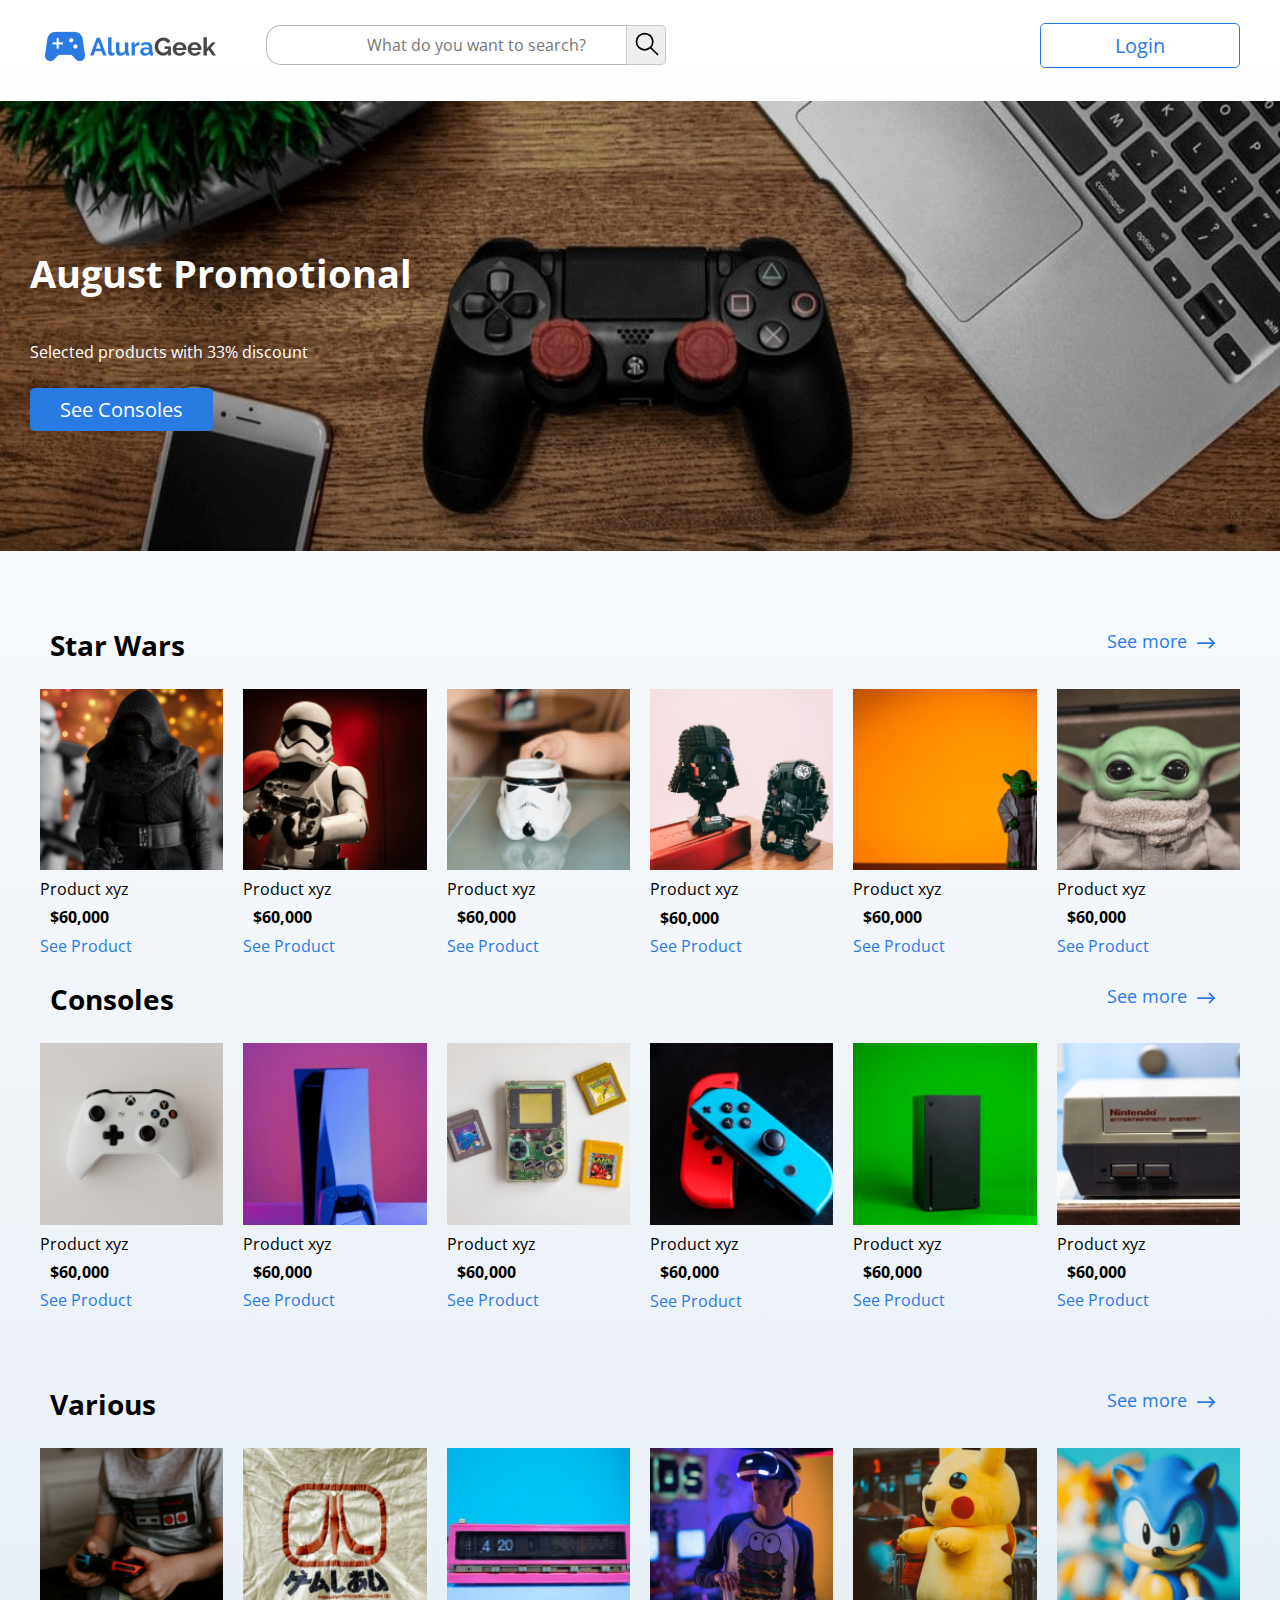
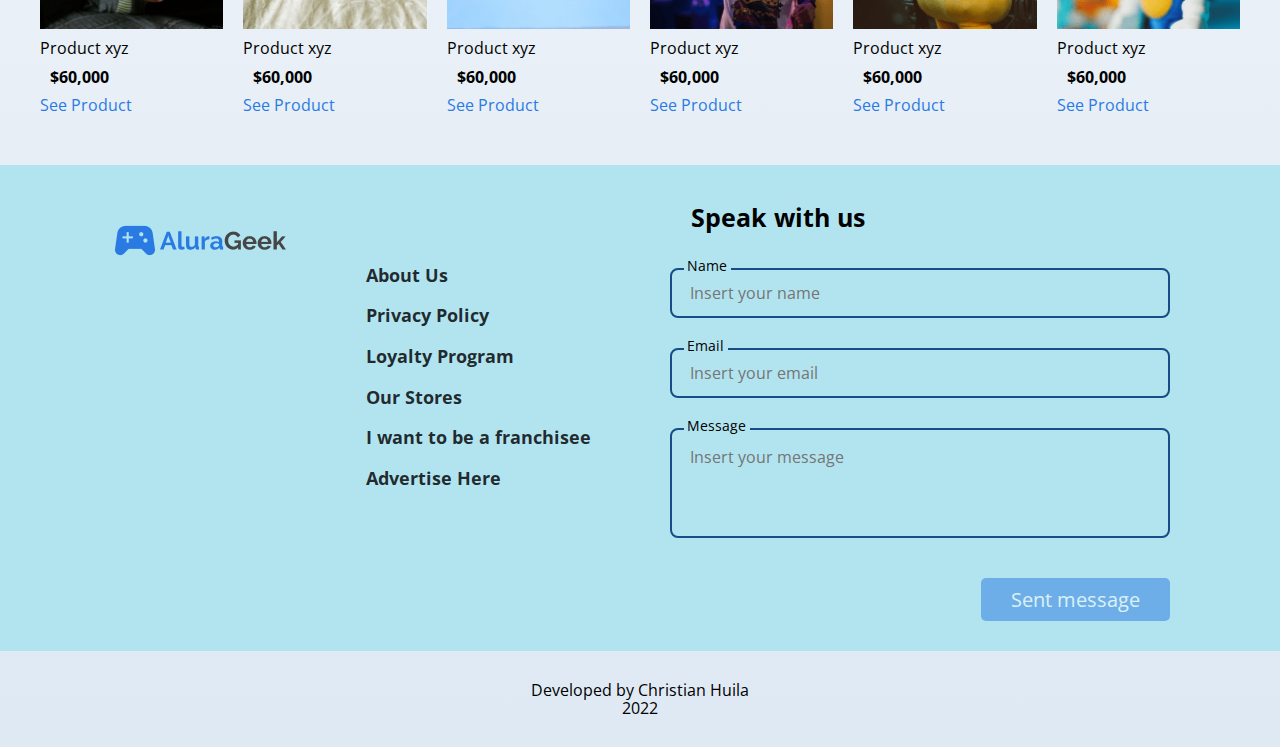
<file: index.html>
<!DOCTYPE html>
<html lang="en">
<head>
    <meta charset="UTF-8">
    <meta http-equiv="X-UA-Compatible" content="IE=edge">
    <meta name="viewport" content="width=device-width, initial-scale=1.0">
    <title>e-comerce</title>
    <link rel="preload" href="assets/css/normalize.css" as="style">
    <link rel="stylesheet" href="assets/css/normalize.css">
    <link href="https://fonts.googleapis.com/css2?family=Open+Sans:wght@300;400;700&display=swap" rel="stylesheet">
    <link rel="preload" href="assets/css/style.css" as="style">
    <link rel="stylesheet" href="assets/css/style.css">
    <link rel="icon" href="img/icon.png">
    <!--  ICON BY <a href="https://lovepik.com/images/png-3d.html">3d Png vectors by Lovepik.com</a> -->
</head>
<body>
    <header class="header container">  
        <div class="header__main">
            <h1><img class="header__logo" src="img/Logo.png" alt="Logo"></h1>
            <form class="header__form" id="form__serch">
                <div class="header__divInput">
                    <input class="header__input" id="serch__term" type="text" placeholder="
                    What do you want to search?">
                    <div class="div__serch" >
                        <button class="input__serch" id="input__serch" type="submit">
                            <svg  xmlns="http://www.w3.org/2000/svg" class="header__icon icon icon-tabler icon-tabler-search" width="28" height="28" viewBox="0 0 24 24" stroke-width="1.5" stroke="#000000" fill="none" stroke-linecap="round" stroke-linejoin="round">
                                <path stroke="none" d="M0 0h24v24H0z" fill="none"/>
                                <circle cx="10" cy="10" r="7" />
                                <line x1="21" y1="21" x2="15" y2="15" />
                            </svg>
                        </button>   
                    </div>
                    
                </div>
            </form>
        </div> 
        <div class="header__login-div">
            <a class="button header__login-button" href="login.html">Login</a>
        </div>        
    </header>

    <!-- <div class="nav-bg">
        <nav class="nav-main container">
            <a href="#">Home</a>
            <a href="#">About Us</a>
            <a href="#">Clients</a>
            <a href="#">Contact</a>
        </nav>
    </div> -->
        
    <section class="hero">
        <div class="hero-content">
            <h2>August Promotional</h2>
            <p>Selected products with 33% discount</p>
            <a class="button" href="#console">See Consoles</a>
        </div> <!--hero-content  -->        
    </section>

    <main class="main">
        <div class="services__container container" id="service">
            <div class="services">
                <section class="services__section ">
                    <div class="services_info">
                        <h3 class="serivices__categorie-title">Star Wars</h3>
                        <div class="serivices__seeAll">
                            <a href="#" class="serivices__link">
                                See more                             
                                <p class="serivices__arrow" >
                                    <svg class="serivices__icon" xmlns="http://www.w3.org/2000/svg" class="icon icon-tabler icon-tabler-arrow-narrow-right" width="28" height="28" viewBox="0 0 24 24" stroke-width="1.5" stroke="#2a7ae4" fill="none" stroke-linecap="round" stroke-linejoin="round">
                                        <path stroke="none" d="M0 0h24v24H0z" fill="none"/>
                                        <line x1="5" y1="12" x2="19" y2="12" />
                                        <line x1="15" y1="16" x2="19" y2="12" />
                                        <line x1="15" y1="8" x2="19" y2="12" />
                                    </svg>
                                </p> 
                            </a>            
                        </div>                  
                    </div>
                    
                    <div class="services__card grid" id="starwars">
                        <div class="services__product">
                            <img class="services__product-img" src="img/starwar1.png" alt="product">
                            <p class="services__product-descritpion">Product xyz</p>
                            <span class="services__product-price"> $60,000</span>
                            <a class="services__product-SeeProduct" href="#">See Product</a>
                        </div>     
    
                        <div class="services__product">
                            <img class="services__product-img" src="img/starwar2.png" alt="product">
                            <p class="services__product-descritpion">Product xyz</p>
                            <span class="services__product-price"> $60,000</span>
                            <a class="services__product-SeeProduct" href="#">See Product</a>
                        </div>  
    
                        <div class="services__product">
                            <img class="services__product-img" src="img/starwar3.png" alt="product">
                            <p class="services__product-descritpion">Product xyz</p>
                            <span class="services__product-price"> $60,000</span>
                            <a class="services__product-SeeProduct" href="#">See Product</a>
                        </div>  
    
                        <div class="services__product">
                            <img class="services__product-img" src="img/starwar4.png" alt="product">
                            <p class="services__product-descritpion">Product xyz</p>
                            <span class="services__product-price"> $60,000</span>
                            <a class="services__product-SeeProduct" href="#">See Product</a>
                        </div>   
    
                        <div class="services__product">
                            <img class="services__product-img" src="img/starwar5.png" alt="product">
                            <p class="services__product-descritpion">Product xyz</p>
                            <span class="services__product-price"> $60,000</span>
                            <a class="services__product-SeeProduct" href="#">See Product</a>
                        </div>   
    
                        <div class="services__product">
                            <img class="services__product-img" src="img/starwar6.png" alt="product">
                            <p class="services__product-descritpion">Product xyz</p>
                            <span class="services__product-price"> $60,000</span>
                            <a class="services__product-SeeProduct" href="#">See Product</a>
                        </div>                   
                    </div>
                </section> <!-- Products -->

                <section class="services__section ">
                    <div class="services_info">
                        <h3 class="serivices__categorie-title" id="console__title">Consoles</h3>
                        <div class="serivices__seeAll">
                            <a href="#" class="serivices__link">
                                See more                             
                                <p class="serivices__arrow" >
                                    <svg class="serivices__icon" xmlns="http://www.w3.org/2000/svg" class="icon icon-tabler icon-tabler-arrow-narrow-right" width="28" height="28" viewBox="0 0 24 24" stroke-width="1.5" stroke="#2a7ae4" fill="none" stroke-linecap="round" stroke-linejoin="round">
                                        <path stroke="none" d="M0 0h24v24H0z" fill="none"/>
                                        <line x1="5" y1="12" x2="19" y2="12" />
                                        <line x1="15" y1="16" x2="19" y2="12" />
                                        <line x1="15" y1="8" x2="19" y2="12" />
                                    </svg>
                                </p> 
                            </a>            
                        </div>                  
                    </div>
                    
                    <div class="services__card grid" id="console">
                        <div class="services__product">
                            <img class="services__product-img" src="img/consola1.png" alt="product">
                            <p class="services__product-descritpion">Product xyz</p>
                            <span class="services__product-price"> $60,000</span>
                            <a class="services__product-SeeProduct" href="#">See Product</a>
                        </div>     
                        <div class="services__product">
                            <img class="services__product-img" src="img/consola2.png" alt="product">
                            <p class="services__product-descritpion">Product xyz</p>
                            <span class="services__product-price"> $60,000</span>
                            <a class="services__product-SeeProduct" href="#">See Product</a>
                        </div>     
                        <div class="services__product">
                            <img class="services__product-img" src="img/consola3.png" alt="product">
                            <p class="services__product-descritpion">Product xyz</p>
                            <span class="services__product-price"> $60,000</span>
                            <a class="services__product-SeeProduct" href="#">See Product</a>
                        </div>     
                        <div class="services__product">
                            <img class="services__product-img" src="img/consola4.png" alt="product">
                            <p class="services__product-descritpion">Product xyz</p>
                            <span class="services__product-price"> $60,000</span>
                            <a class="services__product-SeeProduct" href="#">See Product</a>
                        </div>     
                        <div class="services__product">
                            <img class="services__product-img" src="img/consola5.png" alt="product">
                            <p class="services__product-descritpion">Product xyz</p>
                            <span class="services__product-price"> $60,000</span>
                            <a class="services__product-SeeProduct" href="#">See Product</a>
                        </div>     
                        <div class="services__product">
                            <img class="services__product-img" src="img/consola6.png" alt="product">
                            <p class="services__product-descritpion">Product xyz</p>
                            <span class="services__product-price"> $60,000</span>
                            <a class="services__product-SeeProduct" href="#">See Product</a>
                        </div>     
    
                        
                        </div>                   
                    </div>
                </section> <!-- Products -->

                <section class="services__section ">
                    <div class="services_info">
                        <h3 class="serivices__categorie-title">Various</h3>
                        <div class="serivices__seeAll">
                            <a href="#" class="serivices__link">
                                See more                             
                                <p class="serivices__arrow" >
                                    <svg class="serivices__icon" xmlns="http://www.w3.org/2000/svg" class="icon icon-tabler icon-tabler-arrow-narrow-right" width="28" height="28" viewBox="0 0 24 24" stroke-width="1.5" stroke="#2a7ae4" fill="none" stroke-linecap="round" stroke-linejoin="round">
                                        <path stroke="none" d="M0 0h24v24H0z" fill="none"/>
                                        <line x1="5" y1="12" x2="19" y2="12" />
                                        <line x1="15" y1="16" x2="19" y2="12" />
                                        <line x1="15" y1="8" x2="19" y2="12" />
                                    </svg>
                                </p> 
                            </a>            
                        </div>                  
                    </div>
                    
                    <div class="services__card grid" id="various">
                        <div class="services__product">
                            <img class="services__product-img" src="img/varios1.png" alt="product">
                            <p class="services__product-descritpion">Product xyz</p>
                            <span class="services__product-price"> $60,000</span>
                            <a class="services__product-SeeProduct" href="#">See Product</a>
                        </div>     
                        <div class="services__product">
                            <img class="services__product-img" src="img/varios2.png" alt="product">
                            <p class="services__product-descritpion">Product xyz</p>
                            <span class="services__product-price"> $60,000</span>
                            <a class="services__product-SeeProduct" href="#">See Product</a>
                        </div>     
                        <div class="services__product">
                            <img class="services__product-img" src="img/varios3.png" alt="product">
                            <p class="services__product-descritpion">Product xyz</p>
                            <span class="services__product-price"> $60,000</span>
                            <a class="services__product-SeeProduct" href="#">See Product</a>
                        </div>     
                        <div class="services__product">
                            <img class="services__product-img" src="img/varios4.png" alt="product">
                            <p class="services__product-descritpion">Product xyz</p>
                            <span class="services__product-price"> $60,000</span>
                            <a class="services__product-SeeProduct" href="#">See Product</a>
                        </div>     
                        <div class="services__product">
                            <img class="services__product-img" src="img/varios5.png" alt="product">
                            <p class="services__product-descritpion">Product xyz</p>
                            <span class="services__product-price"> $60,000</span>
                            <a class="services__product-SeeProduct" href="#">See Product</a>
                        </div>     
                        <div class="services__product">
                            <img class="services__product-img" src="img/varios6.png" alt="product">
                            <p class="services__product-descritpion">Product xyz</p>
                            <span class="services__product-price"> $60,000</span>
                            <a class="services__product-SeeProduct" href="#">See Product</a>
                        </div>     
                     
                    </div>
                </section> <!-- Products -->
                
            </div>
        </div><!-- ================SERVICES============== -->
                
        <section class="contact">
            <div class="contact__container container">
                <div class="contact__div-img" >
                    <a href="#"><img src="img/Logo.png" alt="logo"></a>
                </div>
                
    
                <div class="contact__nav-div">
                    <nav class="contact__nav">
                        <a href="#">About Us</a>
                        <a href="#">Privacy Policy</a>
                        <a href="#">Loyalty Program</a>
                        <a href="#">Our Stores</a>
                        <a href="#">I want to be a franchisee</a>
                        <a href="#">Advertise Here</a>
                    </nav>
                </div>
            
                <form class="contact__form" id="contact" action="">
                    <fieldset class="contact__fildset">Speak with us</fieldset>
                    
                    <div class="contact__form-div">
                        <label class="contact__form-tag" for="">Name</label>
                        <input class="contact__form-input" id="nameInput"  placeholder="Insert your name" type="text">
                    </div>
    
                    <div class="contact__form-div">
                        <label class="contact__form-tag" for="">Email</label>
                        <input class="contact__form-input" id="emailInput" placeholder="Insert your email" type="email">
                    </div>
    
                    <div class="contact__form-div contact__form-area">
                        <label class="contact__form-tag" for="">Message</label>
                        <textarea class="contact__form-input" name="" id="messageInput" cols="30" rows="10" placeholder="Insert your message"></textarea>
                    </div>
                
                    <div class="contact__button-div">
                        <input id="sent" class="button contact__form-button" type="submit" value="Sent message">
                    </div>
                    
                </form>
            </div>            
            
        </section>
        
    </main>
    
    <footer class="footer">
        <div class="footer__info">
            <p>Developed by Christian Huila  <br>2022 </p>
        </div>        
    </footer>
    
</body>
<script src="assets/js/app.js" type="module"></script>
<script src="assets/js/form.js"></script>

</html>
</file>
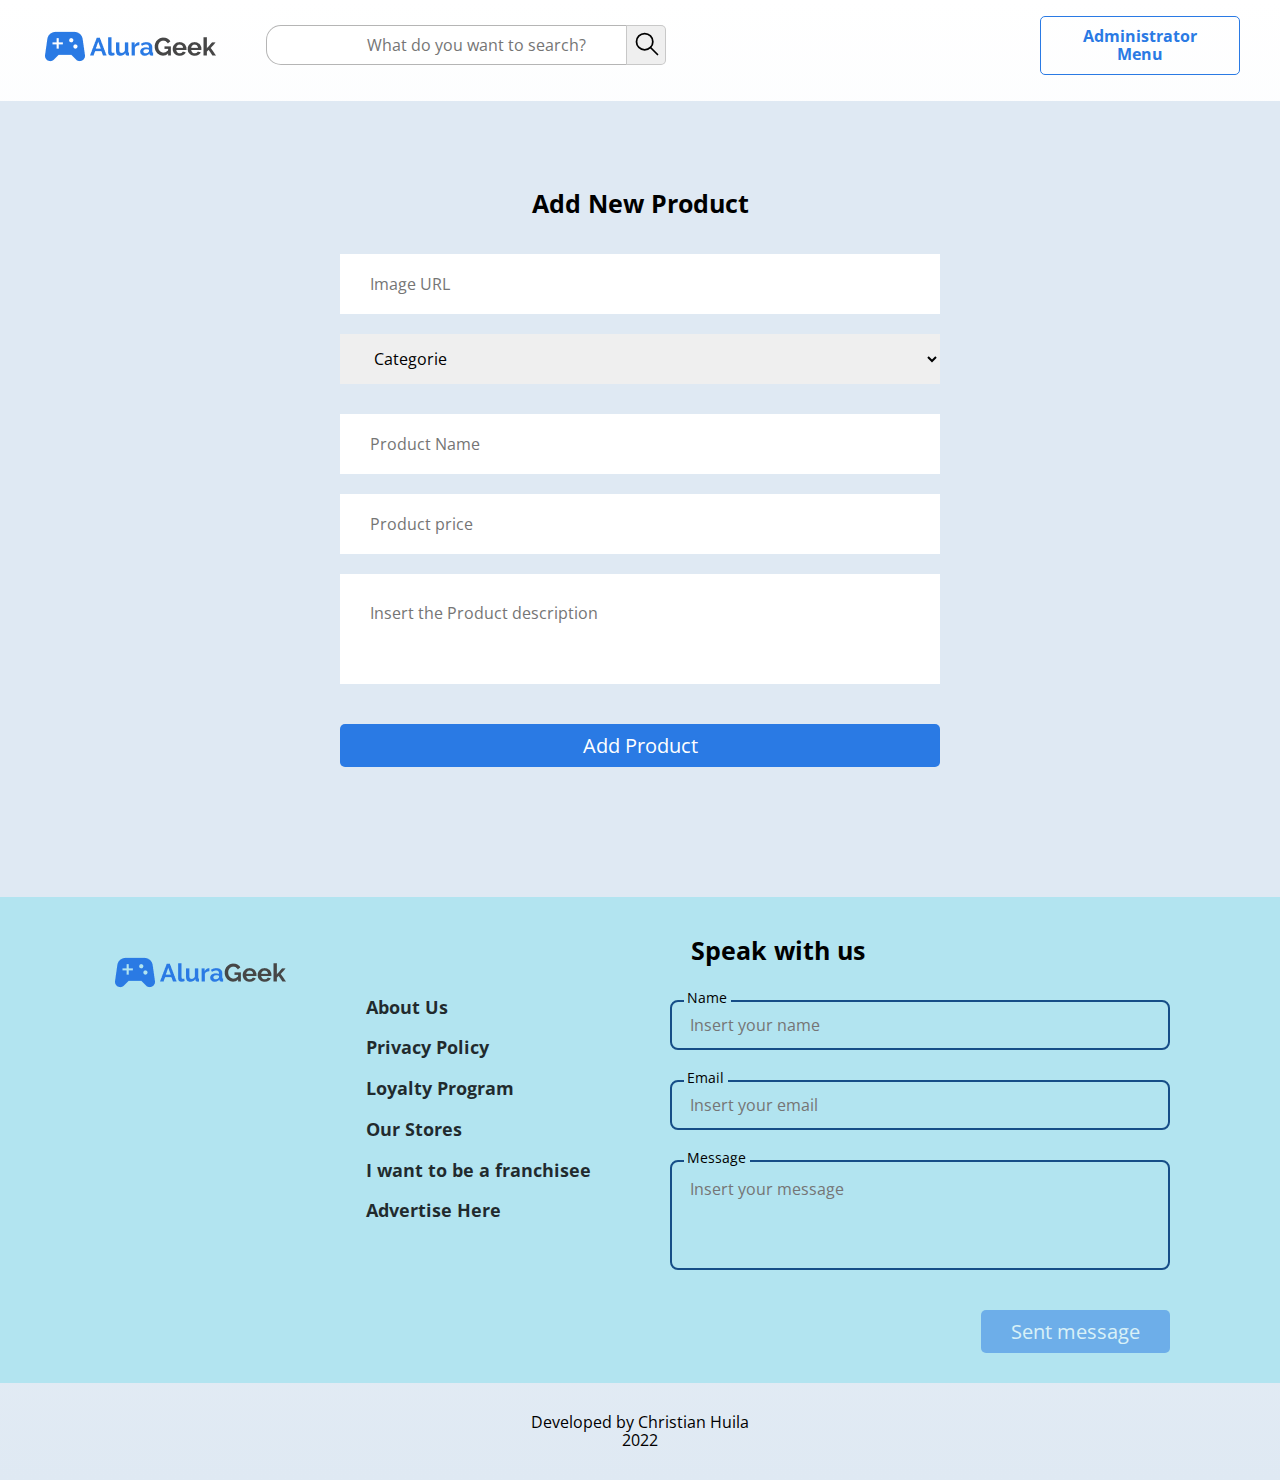
<file: add-products.html>
<!DOCTYPE html>
<html lang="en">
<head>
    <meta charset="UTF-8">
    <meta http-equiv="X-UA-Compatible" content="IE=edge">
    <meta name="viewport" content="width=device-width, initial-scale=1.0">
    <title>Products-Add </title>
    <link rel="preload" href="assets/css/normalize.css" as="style">
    <link rel="stylesheet" href="assets/css/normalize.css">
    <link href="https://fonts.googleapis.com/css2?family=Open+Sans:wght@300;400;700&display=swap" rel="stylesheet">
    <link rel="preload" href="assets/css/style.css" as="style">
    <link rel="stylesheet" href="assets/css/style.css">
    <link rel="icon" href="img/icon.png">
    <!--  ICON BY <a href="https://lovepik.com/images/png-3d.html">3d Png vectors by Lovepik.com</a> -->
</head>
<body>
    <header class="header container">  
        <div class="header__main">
            <h1><a href="products.html"><img hr class="header__logo" src="img/Logo.png" alt="Logo"></a></h1>
            <form class="header__form" id="form__serch">
                <div class="header__divInput">
                    <input class="header__input" id="serch__term" type="text" placeholder="
                    What do you want to search?">
                    <div class="div__serch" >
                        <button class="input__serch" id="input__serch" type="submit">
                            <svg  xmlns="http://www.w3.org/2000/svg" class="header__icon icon icon-tabler icon-tabler-search" width="28" height="28" viewBox="0 0 24 24" stroke-width="1.5" stroke="#000000" fill="none" stroke-linecap="round" stroke-linejoin="round">
                                <path stroke="none" d="M0 0h24v24H0z" fill="none"/>
                                <circle cx="10" cy="10" r="7" />
                                <line x1="21" y1="21" x2="15" y2="15" />
                            </svg>
                        </button>   
                    </div>                    
                </div>
            </form>
        </div>   
        <div class="header__login-div ">
            <a class="button header__login-button header__administrator-button" href="products.html">Administrator Menu</a>
        </div>        
    </header>
    <main class="main main__login">
        <div class="login container">
            <form class="product__form" id="login__form" method="post">
                <fieldset class="contact__fildset">Add New Product</fieldset>
                <div class="login__input-div ">
                    <input class="login__input" id="login__image" name="login__image"  type="text" placeholder="Image URL" >
                </div>

                <div class="login__input-div">
                    <select class="login__select" name="login__Categorie" id="login__Categorie">
                        <option value="">Categorie</option>
                        <option value="starwars">Star Wars</option>
                        <option value="console">Console</option>
                        <option value="various">Various</option>
                    </select>          
                </div>

                <div class="login__input-div" >
                    <input class="login__input" id="login__name" name="login__name" type="text" placeholder="Product Name">
                </div>

                <div class="login__input-div" >
                    <input class="login__input" id="login__price" name="login__price"  type="text" placeholder="Product price">
                </div>

                <div class="login__input-div product__description-area">
                    <textarea class="login__input product__description" name="login__description" id="login__description" cols="30" rows="10" placeholder="Insert the Product description"></textarea>
                </div>
            
                <div class="product__button-div">
                    <input class="button product__button" type="submit" value="Add Product">
                </div>
            </form>
        </div>

        <section class="contact">
            <div class="contact__container container">
                <div class="contact__div-img" >
                    <img src="img/Logo.png" alt="logo">
                </div>
                
    
                <div class="contact__nav-div">
                    <nav class="contact__nav">
                        <a href="#">About Us</a>
                        <a href="#">Privacy Policy</a>
                        <a href="#">Loyalty Program</a>
                        <a href="#">Our Stores</a>
                        <a href="#">I want to be a franchisee</a>
                        <a href="#">Advertise Here</a>
                    </nav>
                </div>
            
                <form class="contact__form" id="contact" action="">
                    <fieldset class="contact__fildset">Speak with us</fieldset>
                    <div class="contact__form-div">
                        <label class="contact__form-tag" for="">Name</label>
                        <input class="contact__form-input" id="nameInput"  placeholder="Insert your name" type="text">
                    </div>
    
                    <div class="contact__form-div">
                        <label class="contact__form-tag" for="">Email</label>
                        <input class="contact__form-input" id="emailInput" placeholder="Insert your email" type="email">
                    </div>
    
                    <div class="contact__form-div contact__form-area">
                        <label class="contact__form-tag" for="">Message</label>
                        <textarea class="contact__form-input" name="" id="messageInput" cols="30" rows="10" placeholder="Insert your message"></textarea>
                    </div>
                
                    <div class="contact__button-div">
                        <input id="sent" class="button contact__form-button" type="submit" value="Sent message">
                    </div>
                    
                </form>
            </div>            
            
        </section>

    </main>
    
    <footer class="footer">
        <div class="footer__info">
            <p>Developed by Christian Huila  <br>2022 </p>
        </div>        
    </footer>
</body>
<script src="assets/js/newProduct.js" type="module"></script>
<script src="assets/js/form.js"></script>
</html>
</file>
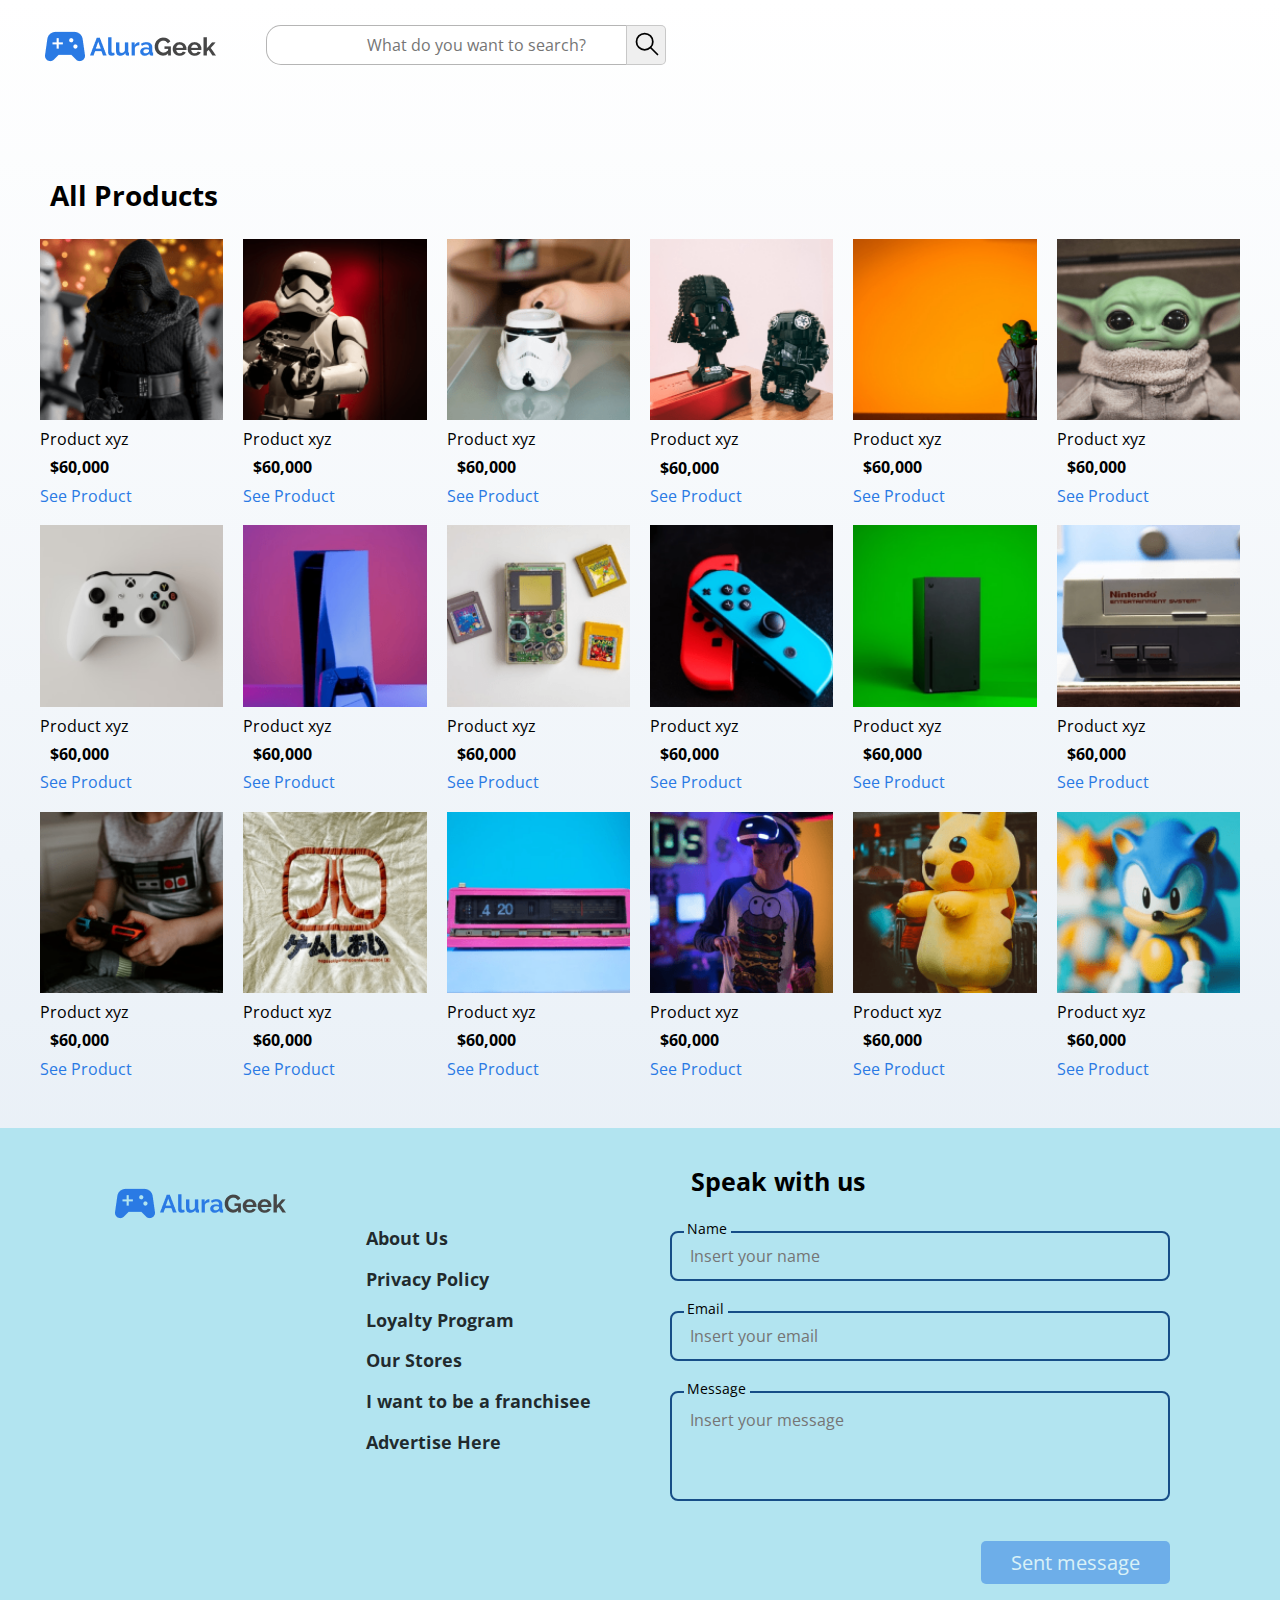
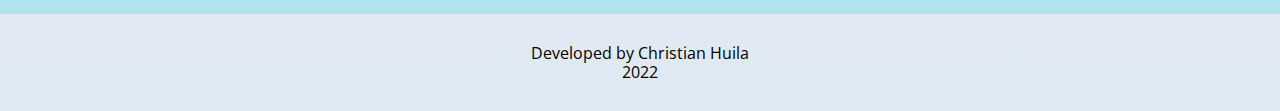
<file: Allproducts.html>
<!DOCTYPE html>
<html lang="en">
<head>
    <meta charset="UTF-8">
    <meta http-equiv="X-UA-Compatible" content="IE=edge">
    <meta name="viewport" content="width=device-width, initial-scale=1.0">
    <title>Products</title>
    <link rel="preload" href="assets/css/normalize.css" as="style">
    <link rel="stylesheet" href="assets/css/normalize.css">
    <link href="https://fonts.googleapis.com/css2?family=Open+Sans:wght@300;400;700&display=swap" rel="stylesheet">
    <link rel="preload" href="assets/css/style.css" as="style">
    <link rel="stylesheet" href="assets/css/style.css">
    <link rel="icon" href="img/icon.png">
    <!--  ICON BY <a href="https://lovepik.com/images/png-3d.html">3d Png vectors by Lovepik.com</a> -->
</head>
<body>
    <header class="header container">  
        <div class="header__main-2">
            <h1><a href="index.html"><img hr class="header__logo" src="img/Logo.png" alt="Logo"></a></h1>
            <form class="header__form" id="form__serch">
                <div class="header__divInput header__divInput-2">
                    <input class="header__input" id="serch__term" type="text" placeholder="
                    What do you want to search?">
                    <div class="div__serch" >
                        <button class="input__serch" type="submit">
                            <svg  xmlns="http://www.w3.org/2000/svg" class="header__icon icon icon-tabler icon-tabler-search" width="28" height="28" viewBox="0 0 24 24" stroke-width="1.5" stroke="#000000" fill="none" stroke-linecap="round" stroke-linejoin="round">
                                <path stroke="none" d="M0 0h24v24H0z" fill="none"/>
                                <circle cx="10" cy="10" r="7" />
                                <line x1="21" y1="21" x2="15" y2="15" />
                            </svg>
                        </button>   
                    </div>
                    
                </div>
            </form>
          
        </div>   
        <div class="header__login-div home__header-login">
            <a class="button header__login-button" href="#">Login</a>
        </div>        
    </header>
    <main class="main">
        <div class="services__container container">
            <div class="services">
                <section class="services__section ">
                    <div class="services_info product__all-div">
                        <h3 class="serivices__categorie-title" id="title__allproduct">All Products</h3>                                        
                    </div>
                    
                    <div class="services__card grid" id="serch__result">
                        <div class="services__product">
                            <img class="services__product-img" src="img/starwar1.png" alt="product">
                            <p class="services__product-descritpion">Product xyz</p>
                            <span class="services__product-price"> $60,000</span>
                            <a class="services__product-SeeProduct" href="#">See Product</a>
                        </div>     
    
                        <div class="services__product">
                            <img class="services__product-img" src="img/starwar2.png" alt="product">
                            <p class="services__product-descritpion">Product xyz </p>
                            <span class="services__product-price"> $60,000</span>
                            <a class="services__product-SeeProduct" href="#">See Product</a>
                        </div>  
    
                        <div class="services__product">
                            <img class="services__product-img" src="img/starwar3.png" alt="product">
                            <p class="services__product-descritpion">Product xyz</p>
                            <span class="services__product-price"> $60,000</span>
                            <a class="services__product-SeeProduct" href="#">See Product</a>
                        </div>  
    
                        <div class="services__product">
                            <img class="services__product-img" src="img/starwar4.png" alt="product">
                            <p class="services__product-descritpion">Product xyz</p>
                            <span class="services__product-price"> $60,000</span>
                            <a class="services__product-SeeProduct" href="#">See Product</a>
                        </div>   
    
                        <div class="services__product">
                            <img class="services__product-img" src="img/starwar5.png" alt="product">
                            <p class="services__product-descritpion">Product xyz</p>
                            <span class="services__product-price"> $60,000</span>
                            <a class="services__product-SeeProduct" href="#">See Product</a>
                        </div>   
    
                        <div class="services__product">
                            <img class="services__product-img" src="img/starwar6.png" alt="product">
                            <p class="services__product-descritpion">Product xyz</p>
                            <span class="services__product-price"> $60,000</span>
                            <a class="services__product-SeeProduct" href="#">See Product</a>
                        </div>
                        
                        <div class="services__product">
                            <img class="services__product-img" src="img/consola1.png" alt="product">
                            <p class="services__product-descritpion">Product xyz</p>
                            <span class="services__product-price"> $60,000</span>
                            <a class="services__product-SeeProduct" href="#">See Product</a>
                        </div>     
                        <div class="services__product">
                            <img class="services__product-img" src="img/consola2.png" alt="product">
                            <p class="services__product-descritpion">Product xyz</p>
                            <span class="services__product-price"> $60,000</span>
                            <a class="services__product-SeeProduct" href="#">See Product</a>
                        </div>     
                        <div class="services__product">
                            <img class="services__product-img" src="img/consola3.png" alt="product">
                            <p class="services__product-descritpion">Product xyz</p>
                            <span class="services__product-price"> $60,000</span>
                            <a class="services__product-SeeProduct" href="#">See Product</a>
                        </div>     
                        <div class="services__product">
                            <img class="services__product-img" src="img/consola4.png" alt="product">
                            <p class="services__product-descritpion">Product xyz</p>
                            <span class="services__product-price"> $60,000</span>
                            <a class="services__product-SeeProduct" href="#">See Product</a>
                        </div>     
                        <div class="services__product">
                            <img class="services__product-img" src="img/consola5.png" alt="product">
                            <p class="services__product-descritpion">Product xyz</p>
                            <span class="services__product-price"> $60,000</span>
                            <a class="services__product-SeeProduct" href="#">See Product</a>
                        </div>     
                        <div class="services__product">
                            <img class="services__product-img" src="img/consola6.png" alt="product">
                            <p class="services__product-descritpion">Product xyz</p>
                            <span class="services__product-price"> $60,000</span>
                            <a class="services__product-SeeProduct" href="#">See Product</a>
                        </div> 

                        <div class="services__product">
                            <img class="services__product-img" src="img/varios1.png" alt="product">
                            <p class="services__product-descritpion">Product xyz</p>
                            <span class="services__product-price"> $60,000</span>
                            <a class="services__product-SeeProduct" href="#">See Product</a>
                        </div>     
                        <div class="services__product">
                            <img class="services__product-img" src="img/varios2.png" alt="product">
                            <p class="services__product-descritpion">Product xyz</p>
                            <span class="services__product-price"> $60,000</span>
                            <a class="services__product-SeeProduct" href="#">See Product</a>
                        </div>     
                        <div class="services__product">
                            <img class="services__product-img" src="img/varios3.png" alt="product">
                            <p class="services__product-descritpion">Product xyz</p>
                            <span class="services__product-price"> $60,000</span>
                            <a class="services__product-SeeProduct" href="#">See Product</a>
                        </div>     
                        <div class="services__product">
                            <img class="services__product-img" src="img/varios4.png" alt="product">
                            <p class="services__product-descritpion">Product xyz</p>
                            <span class="services__product-price"> $60,000</span>
                            <a class="services__product-SeeProduct" href="#">See Product</a>
                        </div>     
                        <div class="services__product">
                            <img class="services__product-img" src="img/varios5.png" alt="product">
                            <p class="services__product-descritpion">Product xyz</p>
                            <span class="services__product-price"> $60,000</span>
                            <a class="services__product-SeeProduct" href="#">See Product</a>
                        </div>     
                        <div class="services__product">
                            <img class="services__product-img" src="img/varios6.png" alt="product">
                            <p class="services__product-descritpion">Product xyz</p>
                            <span class="services__product-price"> $60,000</span>
                            <a class="services__product-SeeProduct" href="#">See Product</a>
                        </div> 
                    </div>
                </section> <!-- Products -->
            </div>
        </div><!-- ================SERVICES============== -->

        <section class="contact">
            <div class="contact__container container">
                <div class="contact__div-img" >
                    <img src="img/Logo.png" alt="logo">
                </div>
                
    
                <div class="contact__nav-div">
                    <nav class="contact__nav">
                        <a href="#">About Us</a>
                        <a href="#">Privacy Policy</a>
                        <a href="#">Loyalty Program</a>
                        <a href="#">Our Stores</a>
                        <a href="#">I want to be a franchisee</a>
                        <a href="#">Advertise Here</a>
                    </nav>
                </div>
            
                <form class="contact__form" id="contact" action="">
                    <fieldset class="contact__fildset">Speak with us</fieldset>
                    <div class="contact__form-div">
                        <label class="contact__form-tag" for="">Name</label>
                        <input class="contact__form-input" id="nameInput"  placeholder="Insert your name" type="text">
                    </div>
    
                    <div class="contact__form-div">
                        <label class="contact__form-tag" for="">Email</label>
                        <input class="contact__form-input" id="emailInput" placeholder="Insert your email" type="email">
                    </div>
    
                    <div class="contact__form-div contact__form-area">
                        <label class="contact__form-tag" for="">Message</label>
                        <textarea class="contact__form-input" name="" id="messageInput" cols="30" rows="10" placeholder="Insert your message"></textarea>
                    </div>
                
                    <div class="contact__button-div">
                        <input id="sent" class="button contact__form-button" type="submit" value="Sent message">
                    </div>                    
                    
                </form>
            </div>            
            
        </section>

    </main>
    
    <footer class="footer">
        <div class="footer__info">
            <p>Developed by Christian Huila  <br>2022 </p>
        </div>        
    </footer>
</body>
<script src="assets/js/serch-app.js" type="module"></script>
<script src="assets/js/form.js"></script>
</html>
</file>
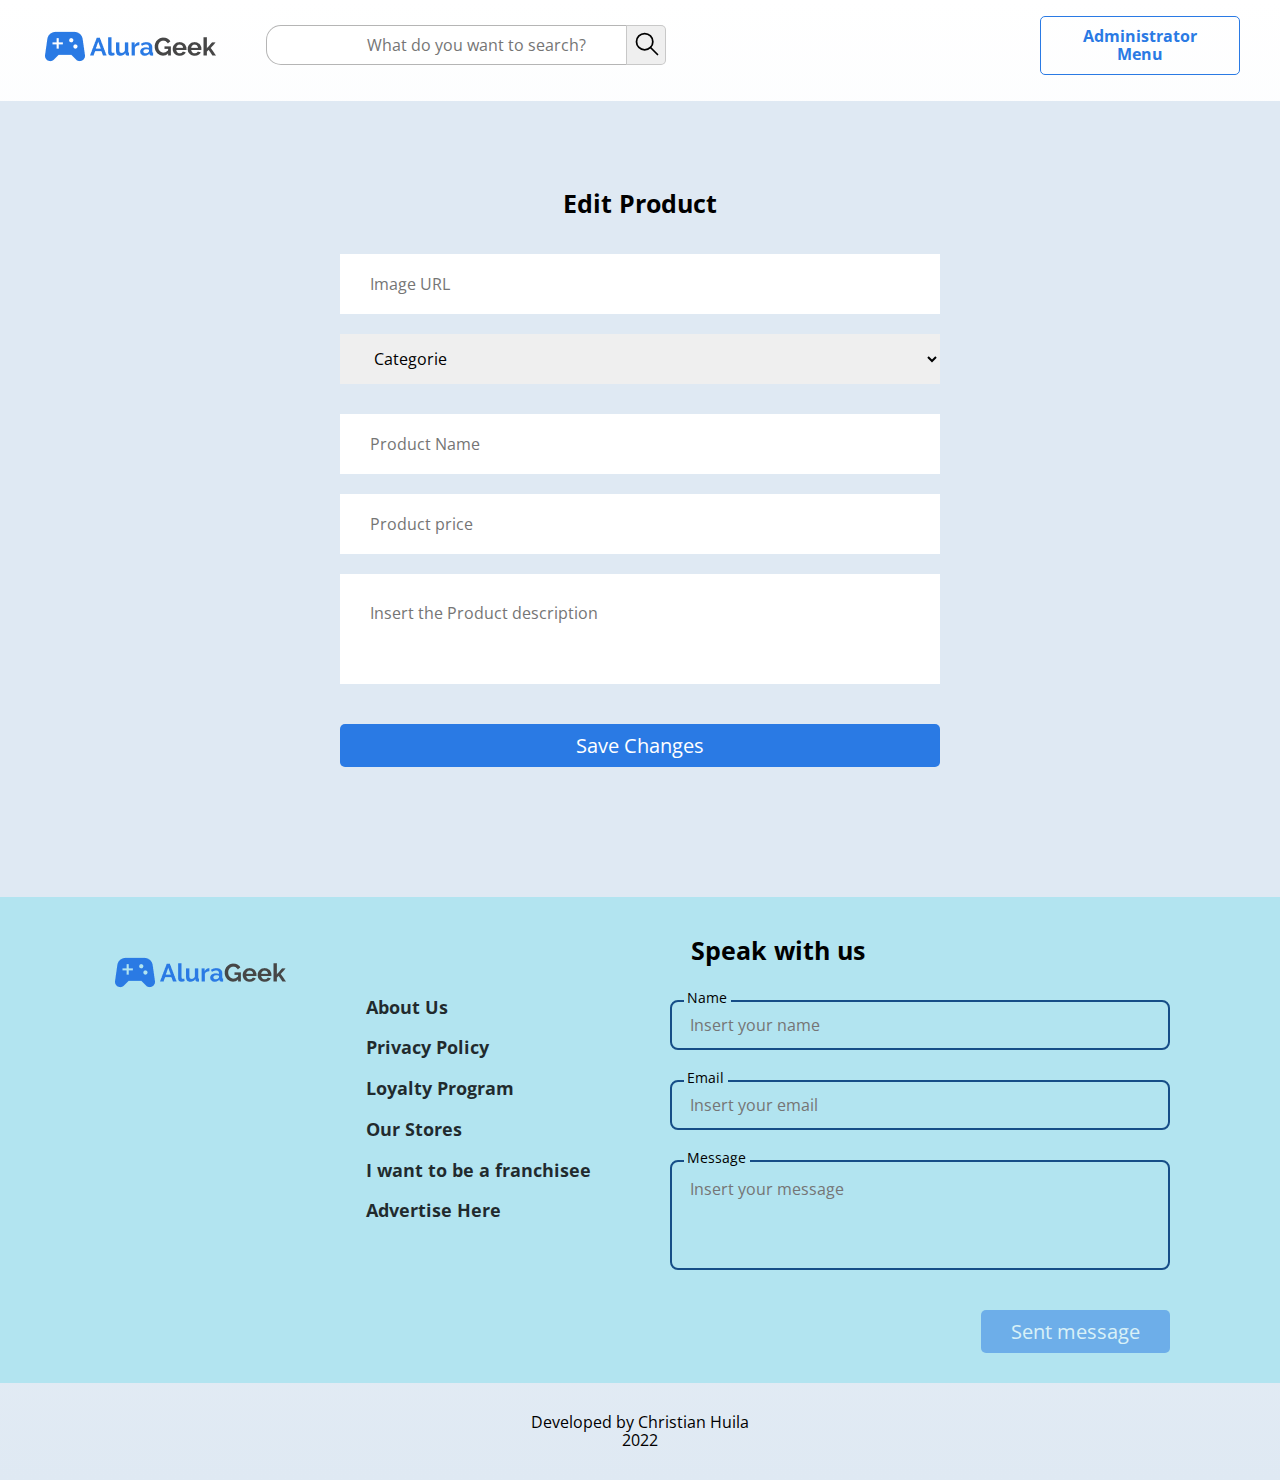
<file: edit-products.html>
<!DOCTYPE html>
<html lang="en">
<head>
    <meta charset="UTF-8">
    <meta http-equiv="X-UA-Compatible" content="IE=edge">
    <meta name="viewport" content="width=device-width, initial-scale=1.0">
    <title>Products-edit </title>
    <link rel="preload" href="assets/css/normalize.css" as="style">
    <link rel="stylesheet" href="assets/css/normalize.css">
    <link href="https://fonts.googleapis.com/css2?family=Open+Sans:wght@300;400;700&display=swap" rel="stylesheet">
    <link rel="preload" href="assets/css/style.css" as="style">
    <link rel="stylesheet" href="assets/css/style.css">
    <link rel="icon" href="img/icon.png">
    <!--  ICON BY <a href="https://lovepik.com/images/png-3d.html">3d Png vectors by Lovepik.com</a> -->
</head>
<body>
    <header class="header container">  
        <div class="header__main">
            <h1><a href="products.html"><img hr class="header__logo" src="img/Logo.png" alt="Logo"></a></h1>
            <form class="header__form" id="form__serch">
                <div class="header__divInput">
                    <input class="header__input" id="serch__term" type="text" placeholder="
                    What do you want to search?">
                    <div class="div__serch" >
                        <button class="input__serch" id="input__serch" type="submit">
                            <svg  xmlns="http://www.w3.org/2000/svg" class="header__icon icon icon-tabler icon-tabler-search" width="28" height="28" viewBox="0 0 24 24" stroke-width="1.5" stroke="#000000" fill="none" stroke-linecap="round" stroke-linejoin="round">
                                <path stroke="none" d="M0 0h24v24H0z" fill="none"/>
                                <circle cx="10" cy="10" r="7" />
                                <line x1="21" y1="21" x2="15" y2="15" />
                            </svg>
                        </button>   
                    </div>
                    
                </div>
            </form>
        </div>   
        <div class="header__login-div ">
            <a class="button header__login-button header__administrator-button" href="products.html">Administrator Menu</a>
        </div>        
    </header>
    <main class="main main__login">
        <div class="login container">
            <form class="product__form" id="login__form" method="post">
                <fieldset class="contact__fildset">Edit Product</fieldset>
                <div class="login__input-div ">
                    <input class="login__input" id="login__image" name="login__image"  type="text" placeholder="Image URL" >
                </div>

                <div class="login__input-div">
                    <select class="login__select" name="login__Categorie" id="login__Categorie">
                        <option value="">Categorie</option>
                        <option value="starwars">Star Wars</option>
                        <option value="console">Console</option>
                        <option value="various">Various</option>
                    </select>          
                </div>

                <div class="login__input-div" >
                    <input class="login__input" id="login__name" name="login__name" type="text" placeholder="Product Name">
                </div>

                <div class="login__input-div" >
                    <input class="login__input" id="login__price" name="login__price"  type="text" placeholder="Product price">
                </div>

                <div class="login__input-div product__description-area">
                    <textarea class="login__input product__description" name="login__description" id="login__description" cols="30" rows="10" placeholder="Insert the Product description"></textarea>
                </div>
                <input type="hidden" name="id" id="id" value="">

                <div class="product__button-div">
                    <input class="button product__button" type="submit" value="Save Changes">
                </div>
            </form>
        </div>

        <section class="contact">
            <div class="contact__container container">
                <div class="contact__div-img" >
                    <img src="img/Logo.png" alt="logo">
                </div>
                
    
                <div class="contact__nav-div">
                    <nav class="contact__nav">
                        <a href="#">About Us</a>
                        <a href="#">Privacy Policy</a>
                        <a href="#">Loyalty Program</a>
                        <a href="#">Our Stores</a>
                        <a href="#">I want to be a franchisee</a>
                        <a href="#">Advertise Here</a>
                    </nav>
                </div>
            
                <form class="contact__form" id="contact" action="">
                    <fieldset class="contact__fildset">Speak with us</fieldset>
                    
                    <div class="contact__form-div">
                        <label class="contact__form-tag" for="">Name</label>
                        <input class="contact__form-input" id="nameInput"  placeholder="Insert your name" type="text">
                    </div>
    
                    <div class="contact__form-div">
                        <label class="contact__form-tag" for="">Email</label>
                        <input class="contact__form-input" id="emailInput" placeholder="Insert your email" type="email">
                    </div>
    
                    <div class="contact__form-div contact__form-area">
                        <label class="contact__form-tag" for="">Message</label>
                        <textarea class="contact__form-input" name="" id="messageInput" cols="30" rows="10" placeholder="Insert your message"></textarea>
                    </div>
                
                    <div class="contact__button-div">
                        <input id="sent" class="button contact__form-button" type="submit" value="Sent message">
                    </div>
                    
                </form>
            </div>            
            
        </section>

    </main>
    
    <footer class="footer">
        <div class="footer__info">
            <p>Developed by Christian Huila  <br>2022 </p>
        </div>        
    </footer>
</body>
<script src="assets/js/edit-appManager.js" type="module"></script>
<script src="assets/js/form.js"></script>
</html>
</file>
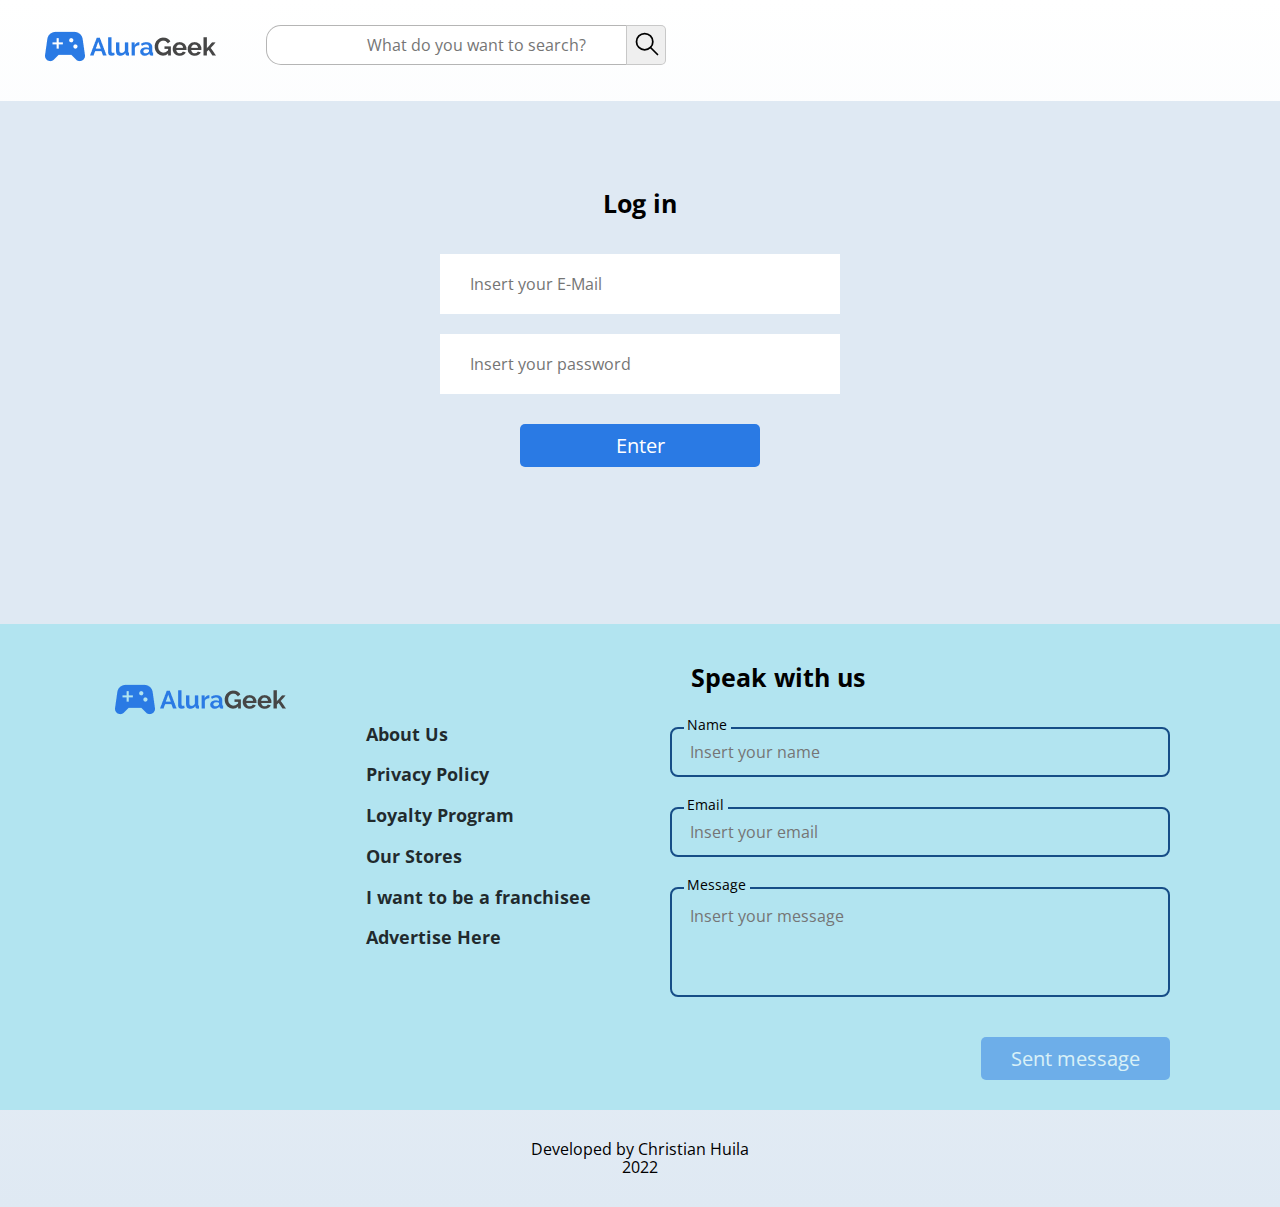
<file: login.html>
<!DOCTYPE html>
<html lang="en">
<head>
    <meta charset="UTF-8">
    <meta http-equiv="X-UA-Compatible" content="IE=edge">
    <meta name="viewport" content="width=device-width, initial-scale=1.0">
    <title>Login</title>
    <link rel="preload" href="assets/css/normalize.css" as="style">
    <link rel="stylesheet" href="assets/css/normalize.css">
    <link href="https://fonts.googleapis.com/css2?family=Open+Sans:wght@300;400;700&display=swap" rel="stylesheet">
    <link rel="preload" href="assets/css/style.css" as="style">
    <link rel="stylesheet" href="assets/css/style.css">
    <link rel="icon" href="img/icon.png">
    <!--  ICON BY <a href="https://lovepik.com/images/png-3d.html">3d Png vectors by Lovepik.com</a> -->
</head>
<body>
    <header class="header container">  
        <div class="header__main-2">
            <h1 ><a href="index.html"><img hr class="header__logo" src="img/Logo.png" alt="Logo"></a></h1>
            <form class="header__form" id="form__serch">
                <div class="header__divInput header__divInput-2">
                    <input class="header__input" id="serch__term" type="text" placeholder="
                    What do you want to search?">
                    <div class="div__serch" >
                        <button class="input__serch" type="submit">
                            <svg  xmlns="http://www.w3.org/2000/svg" class="header__icon icon icon-tabler icon-tabler-search" width="28" height="28" viewBox="0 0 24 24" stroke-width="1.5" stroke="#000000" fill="none" stroke-linecap="round" stroke-linejoin="round">
                                <path stroke="none" d="M0 0h24v24H0z" fill="none"/>
                                <circle cx="10" cy="10" r="7" />
                                <line x1="21" y1="21" x2="15" y2="15" />
                            </svg>
                        </button>   
                    </div>
                    
                </div>
            </form>
        </div>   
        <div class="header__login-div home__header-login">
            <a class="button header__login-button" href="#">Login</a>
        </div>        
    </header>
    <main class="main main__login">
        <div class="login container">
            <form class="login__form" id="login__form" method="POST">
                <fieldset class="contact__fildset">Log in</fieldset>
                <div class="login__input-div">
                    <input class="login__input" id="login__email" name="login__email" type="text" placeholder="Insert your E-Mail">
                </div>

                <div class="login__input-div">
                    <input class="login__input" id="login__password" name="login__password" type="password" placeholder="Insert your password">
                </div>

                <div class="login__input-div">
                    <input class="button login__enter" type="submit" value="Enter" name="" id="">
                </div>
            </form>
        </div>
        

        <section class="contact">
            <div class="contact__container container">
                <div class="contact__div-img" >
                    <img src="img/Logo.png" alt="logo">
                </div>
                
    
                <div class="contact__nav-div">
                    <nav class="contact__nav">
                        <a href="#">About Us</a>
                        <a href="#">Privacy Policy</a>
                        <a href="#">Loyalty Program</a>
                        <a href="#">Our Stores</a>
                        <a href="#">I want to be a franchisee</a>
                        <a href="#">Advertise Here</a>
                    </nav>
                </div>
            
                <form class="contact__form" id="contact" action="">
                    <fieldset class="contact__fildset">Speak with us</fieldset>
                    <div class="contact__form-div">
                        <label class="contact__form-tag" for="">Name</label>
                        <input class="contact__form-input" id="nameInput"  placeholder="Insert your name" type="text">
                    </div>
    
                    <div class="contact__form-div">
                        <label class="contact__form-tag" for="">Email</label>
                        <input class="contact__form-input" id="emailInput" placeholder="Insert your email" type="email">
                    </div>
    
                    <div class="contact__form-div contact__form-area">
                        <label class="contact__form-tag" for="">Message</label>
                        <textarea class="contact__form-input" name="" id="messageInput" cols="30" rows="10" placeholder="Insert your message"></textarea>
                    </div>
                
                    <div class="contact__button-div">
                        <input id="sent" class="button contact__form-button" type="submit" value="Sent message">
                    </div>                                        
                  
                </form>
            </div>            
            
        </section>

    </main>

    <footer class="footer">
        <div class="footer__info">
            <p>Developed by Christian Huila  <br>2022 </p>
        </div>        
    </footer>
</body>
<script src="assets/js/login.js" type="module"></script>
<script src="assets/js/form.js"></script>
</html>
</file>
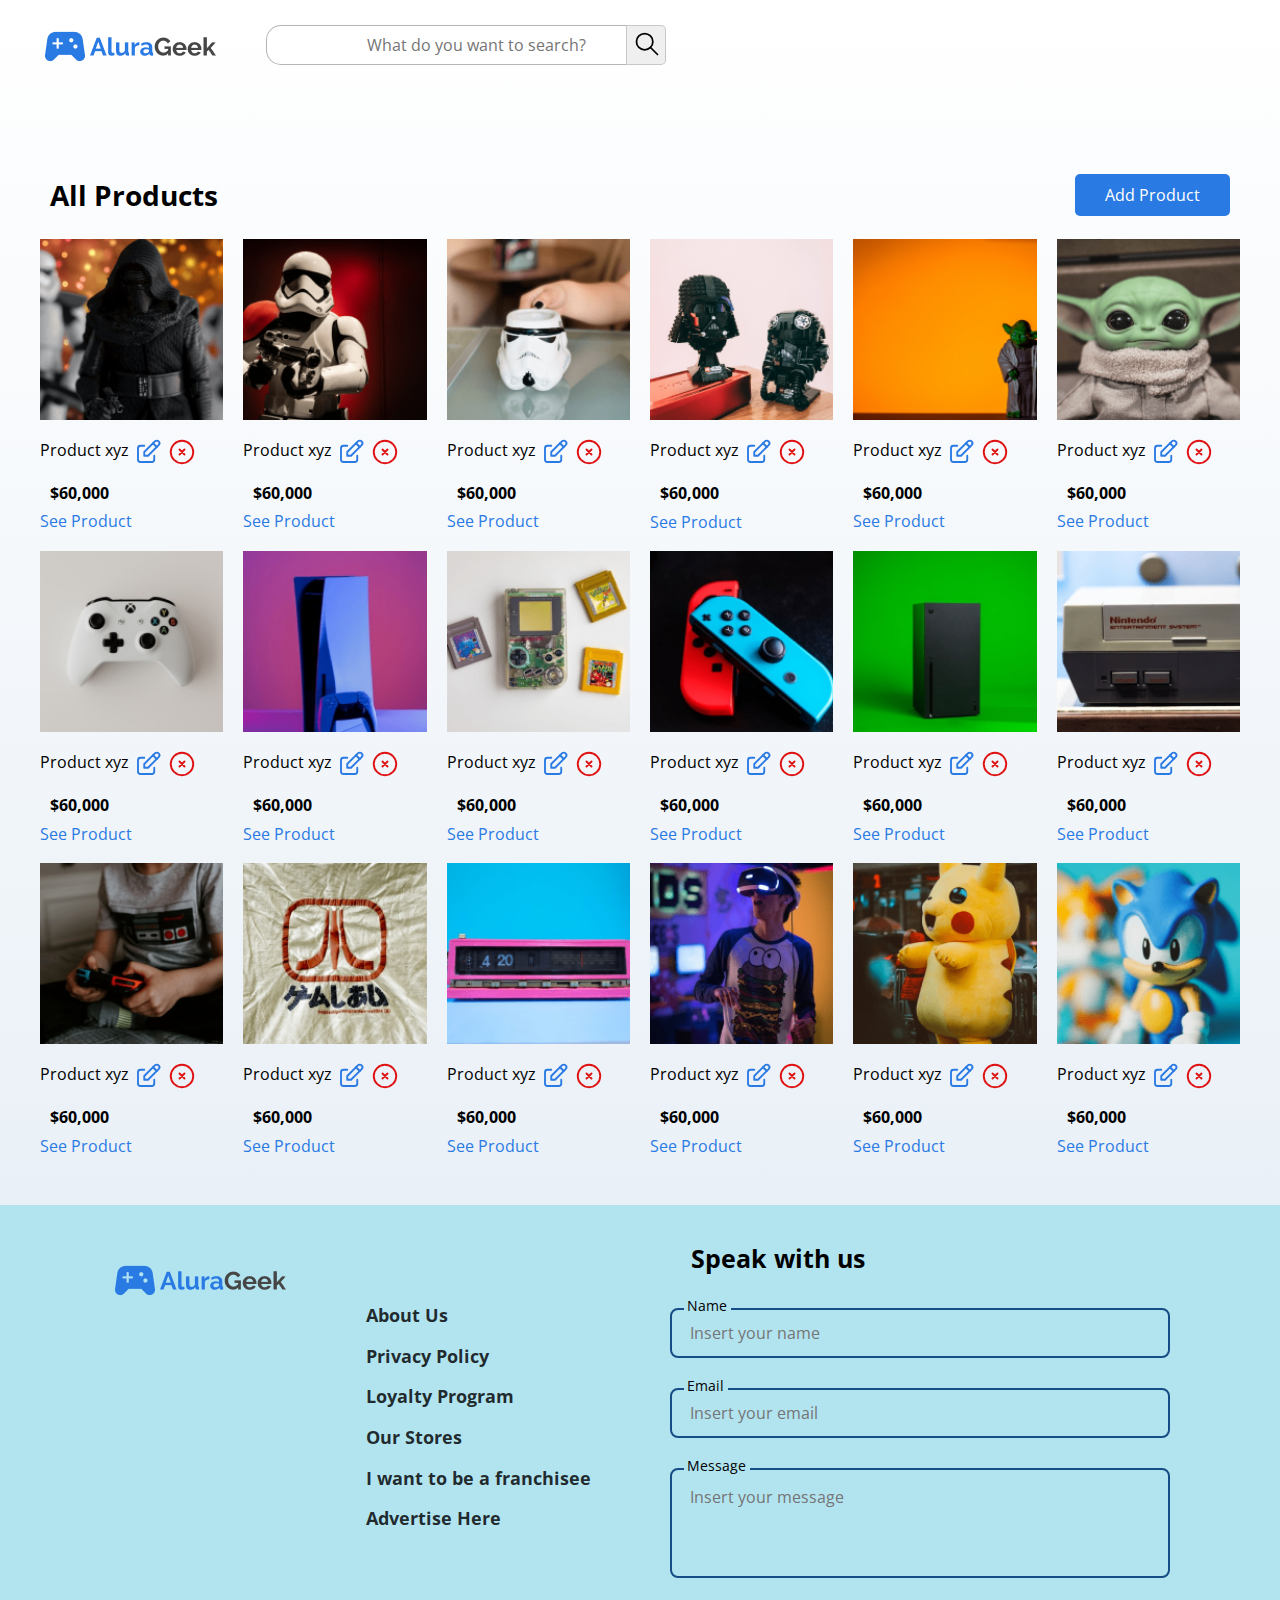
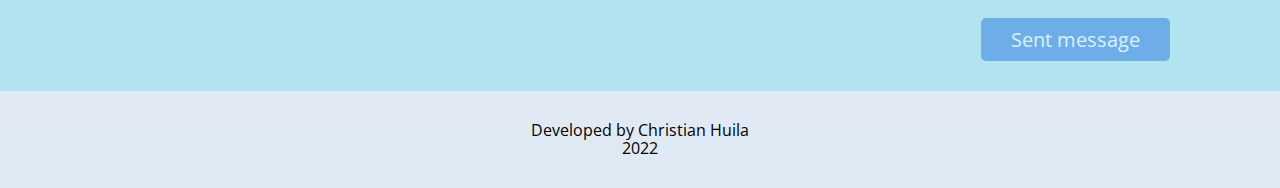
<file: products.html>
<!DOCTYPE html>
<html lang="en">
<head>
    <meta charset="UTF-8">
    <meta http-equiv="X-UA-Compatible" content="IE=edge">
    <meta name="viewport" content="width=device-width, initial-scale=1.0">
    <title>Products</title>
    <link rel="preload" href="assets/css/normalize.css" as="style">
    <link rel="stylesheet" href="assets/css/normalize.css">
    <link href="https://fonts.googleapis.com/css2?family=Open+Sans:wght@300;400;700&display=swap" rel="stylesheet">
    <link rel="preload" href="assets/css/style.css" as="style">
    <link rel="stylesheet" href="assets/css/style.css">
    <link rel="icon" href="img/icon.png">
    <!--  ICON BY <a href="https://lovepik.com/images/png-3d.html">3d Png vectors by Lovepik.com</a> -->
</head>
<body>
    <header class="header container">  
        <div class="header__main-2">
            <h1><img class="header__logo" src="img/Logo.png" alt="Logo"></h1>
            <form class="header__form" id="form__serch">
                <div class="header__divInput header__divInput-2">
                    <input class="header__input" id="serch__term" type="text" placeholder="
                    What do you want to search?">
                    <div class="div__serch" >
                        <button class="input__serch" type="submit">
                            <svg  xmlns="http://www.w3.org/2000/svg" class="header__icon icon icon-tabler icon-tabler-search" width="28" height="28" viewBox="0 0 24 24" stroke-width="1.5" stroke="#000000" fill="none" stroke-linecap="round" stroke-linejoin="round">
                                <path stroke="none" d="M0 0h24v24H0z" fill="none"/>
                                <circle cx="10" cy="10" r="7" />
                                <line x1="21" y1="21" x2="15" y2="15" />
                            </svg>
                        </button>   
                    </div>
                    
                </div>
            </form>
        </div>   
        <div class="header__login-div home__header-login">
            <a class="button header__login-button" href="#">Login</a>
        </div>        
    </header>
    <main class="main">
        <div class="services__container container">
            <div class="services">
                <section class="services__section ">
                    <div class="services_info product__all-div">
                        <h3 class="serivices__categorie-title">All Products</h3>
                        <div class="serivices__seeAll product__button-div">
                           <a class="button product__button-add" href="add-products.html">Add Product</a>           
                        </div>                  
                    </div>
                    
                    <div class="services__card grid" id="service">
                        <div class="services__product">
                            <img class="services__product-img" src="img/starwar1.png" alt="product">
                            <p class="services__product-descritpion">Product xyz
                                <a href="#" class="text-decoration"> 
                                        <svg class="icon__manager icon__edit" xmlns="http://www.w3.org/2000/svg" class="icon icon-tabler icon-tabler-edit" width="44" height="44" viewBox="0 0 24 24" stroke-width="1.5" stroke="#2a7ae4" fill="none" stroke-linecap="round" stroke-linejoin="round">
                                        <path stroke="none" d="M0 0h24v24H0z" fill="none"/>
                                        <path d="M9 7h-3a2 2 0 0 0 -2 2v9a2 2 0 0 0 2 2h9a2 2 0 0 0 2 -2v-3" />
                                        <path d="M9 15h3l8.5 -8.5a1.5 1.5 0 0 0 -3 -3l-8.5 8.5v3" />
                                        <line x1="16" y1="5" x2="19" y2="8" />
                                    </svg>
                                </a>
                                <a href="#" class="text-decoration">
                                    <svg class="icon__manager icon__delete" xmlns="http://www.w3.org/2000/svg" class="icon icon-tabler icon-tabler-circle-x" width="44" height="44" viewBox="0 0 24 24" stroke-width="1.5" stroke="#df1111" fill="none" stroke-linecap="round" stroke-linejoin="round">
                                        <path stroke="none" d="M0 0h24v24H0z" fill="none"/>
                                        <circle cx="12" cy="12" r="9" />
                                        <path d="M10 10l4 4m0 -4l-4 4" />
                                    </svg>
                                </a> 
                            </p>
                            <span class="services__product-price"> $60,000</span>
                            <a class="services__product-SeeProduct" href="#">See Product</a>
                        </div>  
                        <div class="services__product">
                            <img class="services__product-img" src="img/starwar2.png" alt="product">
                            <p class="services__product-descritpion">Product xyz
                                <a href="#" class="text-decoration"> 
                                        <svg class="icon__manager icon__edit" xmlns="http://www.w3.org/2000/svg" class="icon icon-tabler icon-tabler-edit" width="44" height="44" viewBox="0 0 24 24" stroke-width="1.5" stroke="#2a7ae4" fill="none" stroke-linecap="round" stroke-linejoin="round">
                                        <path stroke="none" d="M0 0h24v24H0z" fill="none"/>
                                        <path d="M9 7h-3a2 2 0 0 0 -2 2v9a2 2 0 0 0 2 2h9a2 2 0 0 0 2 -2v-3" />
                                        <path d="M9 15h3l8.5 -8.5a1.5 1.5 0 0 0 -3 -3l-8.5 8.5v3" />
                                        <line x1="16" y1="5" x2="19" y2="8" />
                                    </svg>
                                </a>
                                <a href="#" class="text-decoration">
                                    <svg class="icon__manager icon__delete" xmlns="http://www.w3.org/2000/svg" class="icon icon-tabler icon-tabler-circle-x" width="44" height="44" viewBox="0 0 24 24" stroke-width="1.5" stroke="#df1111" fill="none" stroke-linecap="round" stroke-linejoin="round">
                                        <path stroke="none" d="M0 0h24v24H0z" fill="none"/>
                                        <circle cx="12" cy="12" r="9" />
                                        <path d="M10 10l4 4m0 -4l-4 4" />
                                    </svg>
                                </a> 
                            </p>
                            <span class="services__product-price"> $60,000</span>
                            <a class="services__product-SeeProduct" href="#">See Product</a>
                        </div>  
                        <div class="services__product">
                            <img class="services__product-img" src="img/starwar3.png" alt="product">
                            <p class="services__product-descritpion">Product xyz
                                <a href="#" class="text-decoration"> 
                                        <svg class="icon__manager icon__edit" xmlns="http://www.w3.org/2000/svg" class="icon icon-tabler icon-tabler-edit" width="44" height="44" viewBox="0 0 24 24" stroke-width="1.5" stroke="#2a7ae4" fill="none" stroke-linecap="round" stroke-linejoin="round">
                                        <path stroke="none" d="M0 0h24v24H0z" fill="none"/>
                                        <path d="M9 7h-3a2 2 0 0 0 -2 2v9a2 2 0 0 0 2 2h9a2 2 0 0 0 2 -2v-3" />
                                        <path d="M9 15h3l8.5 -8.5a1.5 1.5 0 0 0 -3 -3l-8.5 8.5v3" />
                                        <line x1="16" y1="5" x2="19" y2="8" />
                                    </svg>
                                </a>
                                <a href="#" class="text-decoration">
                                    <svg class="icon__manager icon__delete" xmlns="http://www.w3.org/2000/svg" class="icon icon-tabler icon-tabler-circle-x" width="44" height="44" viewBox="0 0 24 24" stroke-width="1.5" stroke="#df1111" fill="none" stroke-linecap="round" stroke-linejoin="round">
                                        <path stroke="none" d="M0 0h24v24H0z" fill="none"/>
                                        <circle cx="12" cy="12" r="9" />
                                        <path d="M10 10l4 4m0 -4l-4 4" />
                                    </svg>
                                </a> 
                            </p>
                            <span class="services__product-price"> $60,000</span>
                            <a class="services__product-SeeProduct" href="#">See Product</a>
                        </div>  
                        <div class="services__product">
                            <img class="services__product-img" src="img/starwar4.png" alt="product">
                            <p class="services__product-descritpion">Product xyz
                                <a href="#" class="text-decoration"> 
                                        <svg class="icon__manager icon__edit" xmlns="http://www.w3.org/2000/svg" class="icon icon-tabler icon-tabler-edit" width="44" height="44" viewBox="0 0 24 24" stroke-width="1.5" stroke="#2a7ae4" fill="none" stroke-linecap="round" stroke-linejoin="round">
                                        <path stroke="none" d="M0 0h24v24H0z" fill="none"/>
                                        <path d="M9 7h-3a2 2 0 0 0 -2 2v9a2 2 0 0 0 2 2h9a2 2 0 0 0 2 -2v-3" />
                                        <path d="M9 15h3l8.5 -8.5a1.5 1.5 0 0 0 -3 -3l-8.5 8.5v3" />
                                        <line x1="16" y1="5" x2="19" y2="8" />
                                    </svg>
                                </a>
                                <a href="#" class="text-decoration">
                                    <svg class="icon__manager icon__delete" xmlns="http://www.w3.org/2000/svg" class="icon icon-tabler icon-tabler-circle-x" width="44" height="44" viewBox="0 0 24 24" stroke-width="1.5" stroke="#df1111" fill="none" stroke-linecap="round" stroke-linejoin="round">
                                        <path stroke="none" d="M0 0h24v24H0z" fill="none"/>
                                        <circle cx="12" cy="12" r="9" />
                                        <path d="M10 10l4 4m0 -4l-4 4" />
                                    </svg>
                                </a> 
                            </p>
                            <span class="services__product-price"> $60,000</span>
                            <a class="services__product-SeeProduct" href="#">See Product</a>
                        </div>  
                        <div class="services__product">
                            <img class="services__product-img" src="img/starwar5.png" alt="product">
                            <p class="services__product-descritpion">Product xyz
                                <a href="#" class="text-decoration"> 
                                        <svg class="icon__manager icon__edit" xmlns="http://www.w3.org/2000/svg" class="icon icon-tabler icon-tabler-edit" width="44" height="44" viewBox="0 0 24 24" stroke-width="1.5" stroke="#2a7ae4" fill="none" stroke-linecap="round" stroke-linejoin="round">
                                        <path stroke="none" d="M0 0h24v24H0z" fill="none"/>
                                        <path d="M9 7h-3a2 2 0 0 0 -2 2v9a2 2 0 0 0 2 2h9a2 2 0 0 0 2 -2v-3" />
                                        <path d="M9 15h3l8.5 -8.5a1.5 1.5 0 0 0 -3 -3l-8.5 8.5v3" />
                                        <line x1="16" y1="5" x2="19" y2="8" />
                                    </svg>
                                </a>
                                <a href="#" class="text-decoration">
                                    <svg class="icon__manager icon__delete" xmlns="http://www.w3.org/2000/svg" class="icon icon-tabler icon-tabler-circle-x" width="44" height="44" viewBox="0 0 24 24" stroke-width="1.5" stroke="#df1111" fill="none" stroke-linecap="round" stroke-linejoin="round">
                                        <path stroke="none" d="M0 0h24v24H0z" fill="none"/>
                                        <circle cx="12" cy="12" r="9" />
                                        <path d="M10 10l4 4m0 -4l-4 4" />
                                    </svg>
                                </a> 
                            </p>
                            <span class="services__product-price"> $60,000</span>
                            <a class="services__product-SeeProduct" href="#">See Product</a>
                        </div>  
                        <div class="services__product">
                            <img class="services__product-img" src="img/starwar6.png" alt="product">
                            <p class="services__product-descritpion">Product xyz
                                <a href="#" class="text-decoration"> 
                                        <svg class="icon__manager icon__edit" xmlns="http://www.w3.org/2000/svg" class="icon icon-tabler icon-tabler-edit" width="44" height="44" viewBox="0 0 24 24" stroke-width="1.5" stroke="#2a7ae4" fill="none" stroke-linecap="round" stroke-linejoin="round">
                                        <path stroke="none" d="M0 0h24v24H0z" fill="none"/>
                                        <path d="M9 7h-3a2 2 0 0 0 -2 2v9a2 2 0 0 0 2 2h9a2 2 0 0 0 2 -2v-3" />
                                        <path d="M9 15h3l8.5 -8.5a1.5 1.5 0 0 0 -3 -3l-8.5 8.5v3" />
                                        <line x1="16" y1="5" x2="19" y2="8" />
                                    </svg>
                                </a>
                                <a href="#" class="text-decoration">
                                    <svg class="icon__manager icon__delete" xmlns="http://www.w3.org/2000/svg" class="icon icon-tabler icon-tabler-circle-x" width="44" height="44" viewBox="0 0 24 24" stroke-width="1.5" stroke="#df1111" fill="none" stroke-linecap="round" stroke-linejoin="round">
                                        <path stroke="none" d="M0 0h24v24H0z" fill="none"/>
                                        <circle cx="12" cy="12" r="9" />
                                        <path d="M10 10l4 4m0 -4l-4 4" />
                                    </svg>
                                </a> 
                            </p>
                            <span class="services__product-price"> $60,000</span>
                            <a class="services__product-SeeProduct" href="#">See Product</a>
                        </div>  
                        <div class="services__product">
                            <img class="services__product-img" src="img/consola1.png" alt="product">
                            <p class="services__product-descritpion">Product xyz
                                <a href="#" class="text-decoration"> 
                                        <svg class="icon__manager icon__edit" xmlns="http://www.w3.org/2000/svg" class="icon icon-tabler icon-tabler-edit" width="44" height="44" viewBox="0 0 24 24" stroke-width="1.5" stroke="#2a7ae4" fill="none" stroke-linecap="round" stroke-linejoin="round">
                                        <path stroke="none" d="M0 0h24v24H0z" fill="none"/>
                                        <path d="M9 7h-3a2 2 0 0 0 -2 2v9a2 2 0 0 0 2 2h9a2 2 0 0 0 2 -2v-3" />
                                        <path d="M9 15h3l8.5 -8.5a1.5 1.5 0 0 0 -3 -3l-8.5 8.5v3" />
                                        <line x1="16" y1="5" x2="19" y2="8" />
                                    </svg>
                                </a>
                                <a href="#" class="text-decoration">
                                    <svg class="icon__manager icon__delete" xmlns="http://www.w3.org/2000/svg" class="icon icon-tabler icon-tabler-circle-x" width="44" height="44" viewBox="0 0 24 24" stroke-width="1.5" stroke="#df1111" fill="none" stroke-linecap="round" stroke-linejoin="round">
                                        <path stroke="none" d="M0 0h24v24H0z" fill="none"/>
                                        <circle cx="12" cy="12" r="9" />
                                        <path d="M10 10l4 4m0 -4l-4 4" />
                                    </svg>
                                </a> 
                            </p>
                            <span class="services__product-price"> $60,000</span>
                            <a class="services__product-SeeProduct" href="#">See Product</a>
                        </div>  
                        <div class="services__product">
                            <img class="services__product-img" src="img/consola2.png" alt="product">
                            <p class="services__product-descritpion">Product xyz
                                <a href="#" class="text-decoration"> 
                                        <svg class="icon__manager icon__edit" xmlns="http://www.w3.org/2000/svg" class="icon icon-tabler icon-tabler-edit" width="44" height="44" viewBox="0 0 24 24" stroke-width="1.5" stroke="#2a7ae4" fill="none" stroke-linecap="round" stroke-linejoin="round">
                                        <path stroke="none" d="M0 0h24v24H0z" fill="none"/>
                                        <path d="M9 7h-3a2 2 0 0 0 -2 2v9a2 2 0 0 0 2 2h9a2 2 0 0 0 2 -2v-3" />
                                        <path d="M9 15h3l8.5 -8.5a1.5 1.5 0 0 0 -3 -3l-8.5 8.5v3" />
                                        <line x1="16" y1="5" x2="19" y2="8" />
                                    </svg>
                                </a>
                                <a href="#" class="text-decoration">
                                    <svg class="icon__manager icon__delete" xmlns="http://www.w3.org/2000/svg" class="icon icon-tabler icon-tabler-circle-x" width="44" height="44" viewBox="0 0 24 24" stroke-width="1.5" stroke="#df1111" fill="none" stroke-linecap="round" stroke-linejoin="round">
                                        <path stroke="none" d="M0 0h24v24H0z" fill="none"/>
                                        <circle cx="12" cy="12" r="9" />
                                        <path d="M10 10l4 4m0 -4l-4 4" />
                                    </svg>
                                </a> 
                            </p>
                            <span class="services__product-price"> $60,000</span>
                            <a class="services__product-SeeProduct" href="#">See Product</a>
                        </div>  
                        <div class="services__product">
                            <img class="services__product-img" src="img/consola3.png" alt="product">
                            <p class="services__product-descritpion">Product xyz
                                <a href="#" class="text-decoration"> 
                                        <svg class="icon__manager icon__edit" xmlns="http://www.w3.org/2000/svg" class="icon icon-tabler icon-tabler-edit" width="44" height="44" viewBox="0 0 24 24" stroke-width="1.5" stroke="#2a7ae4" fill="none" stroke-linecap="round" stroke-linejoin="round">
                                        <path stroke="none" d="M0 0h24v24H0z" fill="none"/>
                                        <path d="M9 7h-3a2 2 0 0 0 -2 2v9a2 2 0 0 0 2 2h9a2 2 0 0 0 2 -2v-3" />
                                        <path d="M9 15h3l8.5 -8.5a1.5 1.5 0 0 0 -3 -3l-8.5 8.5v3" />
                                        <line x1="16" y1="5" x2="19" y2="8" />
                                    </svg>
                                </a>
                                <a href="#" class="text-decoration">
                                    <svg class="icon__manager icon__delete" xmlns="http://www.w3.org/2000/svg" class="icon icon-tabler icon-tabler-circle-x" width="44" height="44" viewBox="0 0 24 24" stroke-width="1.5" stroke="#df1111" fill="none" stroke-linecap="round" stroke-linejoin="round">
                                        <path stroke="none" d="M0 0h24v24H0z" fill="none"/>
                                        <circle cx="12" cy="12" r="9" />
                                        <path d="M10 10l4 4m0 -4l-4 4" />
                                    </svg>
                                </a> 
                            </p>
                            <span class="services__product-price"> $60,000</span>
                            <a class="services__product-SeeProduct" href="#">See Product</a>
                        </div>  
                        <div class="services__product">
                            <img class="services__product-img" src="img/consola4.png" alt="product">
                            <p class="services__product-descritpion">Product xyz
                                <a href="#" class="text-decoration"> 
                                        <svg class="icon__manager icon__edit" xmlns="http://www.w3.org/2000/svg" class="icon icon-tabler icon-tabler-edit" width="44" height="44" viewBox="0 0 24 24" stroke-width="1.5" stroke="#2a7ae4" fill="none" stroke-linecap="round" stroke-linejoin="round">
                                        <path stroke="none" d="M0 0h24v24H0z" fill="none"/>
                                        <path d="M9 7h-3a2 2 0 0 0 -2 2v9a2 2 0 0 0 2 2h9a2 2 0 0 0 2 -2v-3" />
                                        <path d="M9 15h3l8.5 -8.5a1.5 1.5 0 0 0 -3 -3l-8.5 8.5v3" />
                                        <line x1="16" y1="5" x2="19" y2="8" />
                                    </svg>
                                </a>
                                <a href="#" class="text-decoration">
                                    <svg class="icon__manager icon__delete" xmlns="http://www.w3.org/2000/svg" class="icon icon-tabler icon-tabler-circle-x" width="44" height="44" viewBox="0 0 24 24" stroke-width="1.5" stroke="#df1111" fill="none" stroke-linecap="round" stroke-linejoin="round">
                                        <path stroke="none" d="M0 0h24v24H0z" fill="none"/>
                                        <circle cx="12" cy="12" r="9" />
                                        <path d="M10 10l4 4m0 -4l-4 4" />
                                    </svg>
                                </a> 
                            </p>
                            <span class="services__product-price"> $60,000</span>
                            <a class="services__product-SeeProduct" href="#">See Product</a>
                        </div>  
                        <div class="services__product">
                            <img class="services__product-img" src="img/consola5.png" alt="product">
                            <p class="services__product-descritpion">Product xyz
                                <a href="#" class="text-decoration"> 
                                        <svg class="icon__manager icon__edit" xmlns="http://www.w3.org/2000/svg" class="icon icon-tabler icon-tabler-edit" width="44" height="44" viewBox="0 0 24 24" stroke-width="1.5" stroke="#2a7ae4" fill="none" stroke-linecap="round" stroke-linejoin="round">
                                        <path stroke="none" d="M0 0h24v24H0z" fill="none"/>
                                        <path d="M9 7h-3a2 2 0 0 0 -2 2v9a2 2 0 0 0 2 2h9a2 2 0 0 0 2 -2v-3" />
                                        <path d="M9 15h3l8.5 -8.5a1.5 1.5 0 0 0 -3 -3l-8.5 8.5v3" />
                                        <line x1="16" y1="5" x2="19" y2="8" />
                                    </svg>
                                </a>
                                <a href="#" class="text-decoration">
                                    <svg class="icon__manager icon__delete" xmlns="http://www.w3.org/2000/svg" class="icon icon-tabler icon-tabler-circle-x" width="44" height="44" viewBox="0 0 24 24" stroke-width="1.5" stroke="#df1111" fill="none" stroke-linecap="round" stroke-linejoin="round">
                                        <path stroke="none" d="M0 0h24v24H0z" fill="none"/>
                                        <circle cx="12" cy="12" r="9" />
                                        <path d="M10 10l4 4m0 -4l-4 4" />
                                    </svg>
                                </a> 
                            </p>
                            <span class="services__product-price"> $60,000</span>
                            <a class="services__product-SeeProduct" href="#">See Product</a>
                        </div>  
                        <div class="services__product">
                            <img class="services__product-img" src="img/consola6.png" alt="product">
                            <p class="services__product-descritpion">Product xyz
                                <a href="#" class="text-decoration"> 
                                        <svg class="icon__manager icon__edit" xmlns="http://www.w3.org/2000/svg" class="icon icon-tabler icon-tabler-edit" width="44" height="44" viewBox="0 0 24 24" stroke-width="1.5" stroke="#2a7ae4" fill="none" stroke-linecap="round" stroke-linejoin="round">
                                        <path stroke="none" d="M0 0h24v24H0z" fill="none"/>
                                        <path d="M9 7h-3a2 2 0 0 0 -2 2v9a2 2 0 0 0 2 2h9a2 2 0 0 0 2 -2v-3" />
                                        <path d="M9 15h3l8.5 -8.5a1.5 1.5 0 0 0 -3 -3l-8.5 8.5v3" />
                                        <line x1="16" y1="5" x2="19" y2="8" />
                                    </svg>
                                </a>
                                <a href="#" class="text-decoration">
                                    <svg class="icon__manager icon__delete" xmlns="http://www.w3.org/2000/svg" class="icon icon-tabler icon-tabler-circle-x" width="44" height="44" viewBox="0 0 24 24" stroke-width="1.5" stroke="#df1111" fill="none" stroke-linecap="round" stroke-linejoin="round">
                                        <path stroke="none" d="M0 0h24v24H0z" fill="none"/>
                                        <circle cx="12" cy="12" r="9" />
                                        <path d="M10 10l4 4m0 -4l-4 4" />
                                    </svg>
                                </a> 
                            </p>
                            <span class="services__product-price"> $60,000</span>
                            <a class="services__product-SeeProduct" href="#">See Product</a>
                        </div>  
                        <div class="services__product">
                            <img class="services__product-img" src="img/varios1.png" alt="product">
                            <p class="services__product-descritpion">Product xyz
                                <a href="#" class="text-decoration"> 
                                        <svg class="icon__manager icon__edit" xmlns="http://www.w3.org/2000/svg" class="icon icon-tabler icon-tabler-edit" width="44" height="44" viewBox="0 0 24 24" stroke-width="1.5" stroke="#2a7ae4" fill="none" stroke-linecap="round" stroke-linejoin="round">
                                        <path stroke="none" d="M0 0h24v24H0z" fill="none"/>
                                        <path d="M9 7h-3a2 2 0 0 0 -2 2v9a2 2 0 0 0 2 2h9a2 2 0 0 0 2 -2v-3" />
                                        <path d="M9 15h3l8.5 -8.5a1.5 1.5 0 0 0 -3 -3l-8.5 8.5v3" />
                                        <line x1="16" y1="5" x2="19" y2="8" />
                                    </svg>
                                </a>
                                <a href="#" class="text-decoration">
                                    <svg class="icon__manager icon__delete" xmlns="http://www.w3.org/2000/svg" class="icon icon-tabler icon-tabler-circle-x" width="44" height="44" viewBox="0 0 24 24" stroke-width="1.5" stroke="#df1111" fill="none" stroke-linecap="round" stroke-linejoin="round">
                                        <path stroke="none" d="M0 0h24v24H0z" fill="none"/>
                                        <circle cx="12" cy="12" r="9" />
                                        <path d="M10 10l4 4m0 -4l-4 4" />
                                    </svg>
                                </a> 
                            </p>
                            <span class="services__product-price"> $60,000</span>
                            <a class="services__product-SeeProduct" href="#">See Product</a>
                        </div>  
                        <div class="services__product">
                            <img class="services__product-img" src="img/varios2.png" alt="product">
                            <p class="services__product-descritpion">Product xyz
                                <a href="#" class="text-decoration"> 
                                        <svg class="icon__manager icon__edit" xmlns="http://www.w3.org/2000/svg" class="icon icon-tabler icon-tabler-edit" width="44" height="44" viewBox="0 0 24 24" stroke-width="1.5" stroke="#2a7ae4" fill="none" stroke-linecap="round" stroke-linejoin="round">
                                        <path stroke="none" d="M0 0h24v24H0z" fill="none"/>
                                        <path d="M9 7h-3a2 2 0 0 0 -2 2v9a2 2 0 0 0 2 2h9a2 2 0 0 0 2 -2v-3" />
                                        <path d="M9 15h3l8.5 -8.5a1.5 1.5 0 0 0 -3 -3l-8.5 8.5v3" />
                                        <line x1="16" y1="5" x2="19" y2="8" />
                                    </svg>
                                </a>
                                <a href="#" class="text-decoration">
                                    <svg class="icon__manager icon__delete" xmlns="http://www.w3.org/2000/svg" class="icon icon-tabler icon-tabler-circle-x" width="44" height="44" viewBox="0 0 24 24" stroke-width="1.5" stroke="#df1111" fill="none" stroke-linecap="round" stroke-linejoin="round">
                                        <path stroke="none" d="M0 0h24v24H0z" fill="none"/>
                                        <circle cx="12" cy="12" r="9" />
                                        <path d="M10 10l4 4m0 -4l-4 4" />
                                    </svg>
                                </a> 
                            </p>
                            <span class="services__product-price"> $60,000</span>
                            <a class="services__product-SeeProduct" href="#">See Product</a>
                        </div>  
                        <div class="services__product">
                            <img class="services__product-img" src="img/varios3.png" alt="product">
                            <p class="services__product-descritpion">Product xyz
                                <a href="#" class="text-decoration"> 
                                        <svg class="icon__manager icon__edit" xmlns="http://www.w3.org/2000/svg" class="icon icon-tabler icon-tabler-edit" width="44" height="44" viewBox="0 0 24 24" stroke-width="1.5" stroke="#2a7ae4" fill="none" stroke-linecap="round" stroke-linejoin="round">
                                        <path stroke="none" d="M0 0h24v24H0z" fill="none"/>
                                        <path d="M9 7h-3a2 2 0 0 0 -2 2v9a2 2 0 0 0 2 2h9a2 2 0 0 0 2 -2v-3" />
                                        <path d="M9 15h3l8.5 -8.5a1.5 1.5 0 0 0 -3 -3l-8.5 8.5v3" />
                                        <line x1="16" y1="5" x2="19" y2="8" />
                                    </svg>
                                </a>
                                <a href="#" class="text-decoration">
                                    <svg class="icon__manager icon__delete" xmlns="http://www.w3.org/2000/svg" class="icon icon-tabler icon-tabler-circle-x" width="44" height="44" viewBox="0 0 24 24" stroke-width="1.5" stroke="#df1111" fill="none" stroke-linecap="round" stroke-linejoin="round">
                                        <path stroke="none" d="M0 0h24v24H0z" fill="none"/>
                                        <circle cx="12" cy="12" r="9" />
                                        <path d="M10 10l4 4m0 -4l-4 4" />
                                    </svg>
                                </a> 
                            </p>
                            <span class="services__product-price"> $60,000</span>
                            <a class="services__product-SeeProduct" href="#">See Product</a>
                        </div>  
                        <div class="services__product">
                            <img class="services__product-img" src="img/varios4.png" alt="product">
                            <p class="services__product-descritpion">Product xyz
                                <a href="#" class="text-decoration"> 
                                        <svg class="icon__manager icon__edit" xmlns="http://www.w3.org/2000/svg" class="icon icon-tabler icon-tabler-edit" width="44" height="44" viewBox="0 0 24 24" stroke-width="1.5" stroke="#2a7ae4" fill="none" stroke-linecap="round" stroke-linejoin="round">
                                        <path stroke="none" d="M0 0h24v24H0z" fill="none"/>
                                        <path d="M9 7h-3a2 2 0 0 0 -2 2v9a2 2 0 0 0 2 2h9a2 2 0 0 0 2 -2v-3" />
                                        <path d="M9 15h3l8.5 -8.5a1.5 1.5 0 0 0 -3 -3l-8.5 8.5v3" />
                                        <line x1="16" y1="5" x2="19" y2="8" />
                                    </svg>
                                </a>
                                <a href="#" class="text-decoration">
                                    <svg class="icon__manager icon__delete" xmlns="http://www.w3.org/2000/svg" class="icon icon-tabler icon-tabler-circle-x" width="44" height="44" viewBox="0 0 24 24" stroke-width="1.5" stroke="#df1111" fill="none" stroke-linecap="round" stroke-linejoin="round">
                                        <path stroke="none" d="M0 0h24v24H0z" fill="none"/>
                                        <circle cx="12" cy="12" r="9" />
                                        <path d="M10 10l4 4m0 -4l-4 4" />
                                    </svg>
                                </a> 
                            </p>
                            <span class="services__product-price"> $60,000</span>
                            <a class="services__product-SeeProduct" href="#">See Product</a>
                        </div>  
                        <div class="services__product">
                            <img class="services__product-img" src="img/varios5.png" alt="product">
                            <p class="services__product-descritpion">Product xyz
                                <a href="#" class="text-decoration"> 
                                        <svg class="icon__manager icon__edit" xmlns="http://www.w3.org/2000/svg" class="icon icon-tabler icon-tabler-edit" width="44" height="44" viewBox="0 0 24 24" stroke-width="1.5" stroke="#2a7ae4" fill="none" stroke-linecap="round" stroke-linejoin="round">
                                        <path stroke="none" d="M0 0h24v24H0z" fill="none"/>
                                        <path d="M9 7h-3a2 2 0 0 0 -2 2v9a2 2 0 0 0 2 2h9a2 2 0 0 0 2 -2v-3" />
                                        <path d="M9 15h3l8.5 -8.5a1.5 1.5 0 0 0 -3 -3l-8.5 8.5v3" />
                                        <line x1="16" y1="5" x2="19" y2="8" />
                                    </svg>
                                </a>
                                <a href="#" class="text-decoration">
                                    <svg class="icon__manager icon__delete" xmlns="http://www.w3.org/2000/svg" class="icon icon-tabler icon-tabler-circle-x" width="44" height="44" viewBox="0 0 24 24" stroke-width="1.5" stroke="#df1111" fill="none" stroke-linecap="round" stroke-linejoin="round">
                                        <path stroke="none" d="M0 0h24v24H0z" fill="none"/>
                                        <circle cx="12" cy="12" r="9" />
                                        <path d="M10 10l4 4m0 -4l-4 4" />
                                    </svg>
                                </a> 
                            </p>
                            <span class="services__product-price"> $60,000</span>
                            <a class="services__product-SeeProduct" href="#">See Product</a>
                        </div>  
                        <div class="services__product">
                            <img class="services__product-img" src="img/varios6.png" alt="product">
                            <p class="services__product-descritpion">Product xyz
                                <a href="#" class="text-decoration"> 
                                        <svg class="icon__manager icon__edit" xmlns="http://www.w3.org/2000/svg" class="icon icon-tabler icon-tabler-edit" width="44" height="44" viewBox="0 0 24 24" stroke-width="1.5" stroke="#2a7ae4" fill="none" stroke-linecap="round" stroke-linejoin="round">
                                        <path stroke="none" d="M0 0h24v24H0z" fill="none"/>
                                        <path d="M9 7h-3a2 2 0 0 0 -2 2v9a2 2 0 0 0 2 2h9a2 2 0 0 0 2 -2v-3" />
                                        <path d="M9 15h3l8.5 -8.5a1.5 1.5 0 0 0 -3 -3l-8.5 8.5v3" />
                                        <line x1="16" y1="5" x2="19" y2="8" />
                                    </svg>
                                </a>
                                <a href="#" class="text-decoration">
                                    <svg class="icon__manager icon__delete" xmlns="http://www.w3.org/2000/svg" class="icon icon-tabler icon-tabler-circle-x" width="44" height="44" viewBox="0 0 24 24" stroke-width="1.5" stroke="#df1111" fill="none" stroke-linecap="round" stroke-linejoin="round">
                                        <path stroke="none" d="M0 0h24v24H0z" fill="none"/>
                                        <circle cx="12" cy="12" r="9" />
                                        <path d="M10 10l4 4m0 -4l-4 4" />
                                    </svg>
                                </a> 
                            </p>
                            <span class="services__product-price"> $60,000</span>
                            <a class="services__product-SeeProduct" href="#">See Product</a>
                        </div>  
    

                    </div>
                </section> <!-- Products -->
            </div>
        </div><!-- ================SERVICES============== -->

        <section class="contact">
            <div class="contact__container container">
                <div class="contact__div-img" >
                    <img src="img/Logo.png" alt="logo">
                </div>
                
    
                <div class="contact__nav-div">
                    <nav class="contact__nav">
                        <a href="#">About Us</a>
                        <a href="#">Privacy Policy</a>
                        <a href="#">Loyalty Program</a>
                        <a href="#">Our Stores</a>
                        <a href="#">I want to be a franchisee</a>
                        <a href="#">Advertise Here</a>
                    </nav>
                </div>
            
                <form class="contact__form" id="contact" action="">
                    <fieldset class="contact__fildset">Speak with us</fieldset>
                    
                    <div class="contact__form-div">
                        <label class="contact__form-tag" for="">Name</label>
                        <input class="contact__form-input" id="nameInput"  placeholder="Insert your name" type="text">
                    </div>
    
                    <div class="contact__form-div">
                        <label class="contact__form-tag" for="">Email</label>
                        <input class="contact__form-input" id="emailInput" placeholder="Insert your email" type="email">
                    </div>
    
                    <div class="contact__form-div contact__form-area">
                        <label class="contact__form-tag" for="">Message</label>
                        <textarea class="contact__form-input" name="" id="messageInput" cols="30" rows="10" placeholder="Insert your message"></textarea>
                    </div>
                
                    <div class="contact__button-div">
                        <input id="sent" class="button contact__form-button" type="submit" value="Sent message">
                    </div>
                    
                </form>
            </div>            
            
        </section>

    </main>
    
    <footer class="footer">
        <div class="footer__info">
            <p>Developed by Christian Huila  <br>2022 </p>
        </div>        
    </footer>
</body>
<script src="assets/js/appManager.js" type="module"></script>
<script src="assets/js/form.js"></script>
</html>
</file>
<file: assets/css/style.css>
:root{

    /*============================Colors========================== */
    --white: #fff;
    --body-color: #DFE9F3;    
    --light-blue: #b2e4f0;
    --dark-blue: #164D87;    
    --color-select-2: #fbbc11;
    --color-skyBlue: #2a7ae4;
    --color-border-serch: #0000004a;
    --color-border-error: #ff00003d;
        

    /*========================= Font and Typography================= */
    --color-form1: #000000d1; 
    --color-font-error: #df1111fe;
    --font: 'Open Sans', sans-serif;
}

/* ======================== GLOBAL ======================*/
html{
    font-size: 62.5%;
    box-sizing: border-box;
}

*, *:before, *:after {
    box-sizing: inherit;
}
body{
    font-size: 16px; /* 1rem = 10px */
    font-family: var(--font);
    background-image: linear-gradient(to top, var(--body-color) 0%, var(--white) 100%) ;
}
.container{
    max-width: 120rem;
    margin: 0 auto;
}
.error{
    background: transparent;
    border: 1px solid var(--color-border-error);
    color: var(--color-font-error);
    padding: 1rem;
}
.w-176{
    width: 176px;
    height: 173px;
}

.text-decoration{
    text-decoration: none;
}
.icon__manager{
    cursor: pointer;
    width: 3rem;
    vertical-align: middle;
}
.hidden{
    display: none;
}
.button {
    background-color: var(--color-skyBlue);
    color: var(--white);
    padding: 1rem 3rem;
    margin-top: 1rem;
    font-size: 2rem;
    text-decoration: none;
    width:90% ;
    text-align: center;
    border-radius: .5rem;
    border: none;
}


@media (min-width: 768px) {
    .button {
        width: auto;
    }
}

h2 {
    font-size: 3.8rem;    
}

h3{
    font-size: 2.8rem
}
h2, h3 {
    text-align: center;
}

.grid {
    display: grid;
    gap: 2rem;
    
}

@media (min-width: 350px) {
    .grid {
        grid-template-columns: repeat(2, 1fr);
        
    }
}
@media (min-width: 700px) {
    .grid {
        grid-template-columns: repeat(4, 1fr);
        
    }
}
@media (min-width: 900px) {
    .grid {
        grid-template-columns: repeat(5, 1fr);
        
    }
}
@media (min-width: 1280px) {
    .grid {
        grid-template-columns: repeat(6, 1fr);
        
    }
}

/* ======== HEADER & NAV ====== */

.header {
    display: flex;
    justify-content: space-between;
}

.header__main {
    display: flex;
    justify-content: space-between;
}
.header__main-2{
    display: flex;
    justify-content: space-between;
}
@media (max-width: 430px ) {
  
    .header__main-2{
        
        margin: 3rem 0;
        display: flex;
        flex-direction: column;
        align-items: center;
    }
   
}
.header__form{
    display: flex;
    flex-direction: column;
    justify-content: center;
    padding-bottom: 1rem;
}

.header__divInput{
    display: flex;    
    position: relative;
    margin-left: 5rem;   
}
.header__input {
    width: 40rem;
    height: 4rem;
    margin: 1rem 0;
    padding: 0 4rem 0 2rem;
    outline: none;
    border-radius: 1.5rem;
    border: 1px solid var(--color-border-serch);
}
.div__serch{
    position: absolute;
    right: 0;
    
}
.input__serch{
    margin: 1rem 0;
    height: 4rem;
    width: 4rem;
    border-radius: 0 0.5rem 0.5rem 0;
    border: 0.1px solid #80808059;
    cursor: pointer;    
}

.input__serch:hover {
    transition: .4s;
    background-color: rgb(212, 209, 209) ;
}

.header__icon {
    position: absolute;
    right: .5rem;
    top: 1.5rem;
}

@media (max-width:768px ) {
    .header__divInput {
        margin-left:2rem;                
    }
    .header__input {
        width: 28rem;
    }
}

@media (max-width: 480px ) {
    .header__input {
        width: 20rem;
    } 
}
.header__login-div{
    display: flex;
    flex-direction: column;
    justify-content: center;
    padding-bottom: 2rem;    
}

.header__login-button{
    background-color: transparent;
    color: var(--color-skyBlue);
    border: 1px solid var(--color-skyBlue);
}
@media (min-width: 900px) {
    .header__login-button{
        width: 20rem;
    }
}
@media (max-width:625px ) {
    .header{
        display: grid;
        grid-template-columns: 34% 56% 10%;

        position: relative;
    }
    /* .header__input{
        display: none;
    } */
    .header__login-div{
        grid-column: 2 / 3;
        padding-top: 1rem;
    }
    
    .header__divInput{
        position: absolute;
        right: 2rem;
        align-items: center;
        padding-top: 1rem;
    }
    .header__divInput-2{
       position: relative;
       padding-top: 0;
    }
    .header__icon{
        cursor: pointer;
    }
}
@media (max-width: 570px ) {
    .header{
        grid-template-columns: 30% 36% 10%;
    }
    .header__logo{
        width: 15rem;
        margin-right: 3rem;
    }
    .header__login-div{
        width: 20rem;
    }
}
@media (max-width: 430px ) {
    .header{
        display: flex;
        flex-direction: column;
        justify-content: center;
        align-items: center;
    }
    .hero{
        margin-top: 3rem;
    }
}
.nav-bg{
    background-color: var(--dark-blue);
}
.nav-main{
    display: flex;
    flex-direction: column;
    
}
 
@media (min-width: 768px) {
    .nav-main{
        flex-direction: row;
        justify-content: space-between;

    }
}

.nav-main a {
    display: block;
    text-align: center;
    color: var(--white);
    text-decoration: none;
    font-size: 2rem;
    padding: 1rem;
}

.nav-main a:hover {
    background-color:var(--color-select-2);
    color: var(--light-blue);
}
/* ============= HERO ============= */
.hero {
    background-image: url(../../img/hero.jpeg);    
    background-repeat:no-repeat ;
    background-size: cover;
    height: 450px;
    margin-bottom: 2rem;
    position: relative;
}

.hero-content {
    position: absolute;
    background-color: rgba(0, 0, 0, .2);
    width: 100%;
    height: 100%;

    display: flex;
    flex-direction: column;
    align-items: flex-start;
    justify-content: center;
    padding-left: 3rem;

}

.hero-content h2,
.hero-content p {
    color: var(--white);
}

/* =============SERVICES=========== */
.services {
    margin: 5rem 0;    
}
.services_info {
    display: flex;
    justify-content: space-between;
    align-items: center;
    margin: 0 1rem;
}
.serivices__categorie-title{
    padding-right: 2rem;
}

.serivices__link{
    margin-right: 1rem;
    text-decoration: none;
    color: var(--color-skyBlue);
    font-size: 1.8rem;
    
}
.serivices__link:hover .serivices__icon {
    transform: translateX(.5rem);
}
.serivices__arrow{
    display: inline;
    vertical-align: text-top;
}
.serivices__icon{
    transition: .4s;
}

.services__product{
    display: flex;
    flex-direction: column;
        
}

.services__product-descritpion {
    margin: 1rem 0 0 0;
}
.services__product-price {
    font-weight: 700;
    margin: 1rem;
}
.services__product-SeeProduct{
    color: var(--color-skyBlue);
    text-decoration: none;
}

/* ===========CONTACT======== */
.contact {
    margin-top: 5rem;
    background-color: var(--light-blue);
}

.contact__container{
    display: flex;    
    justify-content: space-evenly;
}
@media (max-width: 950px) {
    .contact__container{
        display: grid;
        grid-template-columns: 30% 70%;
        grid-template-rows: 110px 70%;
        padding-left: 3rem;
        gap: 3rem;
    }
    .contact__nav-div {
        grid-row: 2 / 3;
        
    }
    
    .contact__form {
        grid-column: 2 / 3;
        grid-row: 1 / 3;
    }
}

@media (max-width: 700px ) {
    .contact__container{
        display: grid;
        grid-template-columns: 100%;
        grid-template-rows: auto auto auto;
    }
    .contact__form {
        grid-column: 1 / 2;
        grid-row: 3 / 4;
        margin: 3rem auto 0 auto;
    }
}

.contact__div-img{
    height: 5rem;
}
@media (max-width:700px ) {
    .contact__div-img{
        margin: 3rem auto;
    } 
}
@media (min-width: 700px) {
    .contact__div-img{
        margin-top: 5rem;
    }
}
.contact__nav{
    display: flex;
    flex-direction: column;    
    height: 20rem;
    justify-content: space-between;
}



.contact__nav a {
    display: block;
    text-align: center;
    text-decoration: none;
    padding: 1rem;
    color: var(--color-form1);
    font-size: 1.8rem;
    font-weight: 700;
}

@media (min-width: 950px) {
    .contact__nav {
        margin: 9rem 0;
    }
    .contact__nav a{
        text-align: left;
    }
}
.contact__nav a:hover {
    background-color: #2a7ae4;
    color: #fff;
}

.contact__form{
    width: min(50rem, 100%);
    padding: 3rem 0;
}

.contact__fildset{
    border: none;
    margin-bottom: 2rem;
    font-size: 2.5rem;
    font-weight: 700;
}

.contact__form-div {
    position: relative;
    margin-bottom: 3rem;
    height: 5rem;
}

.contact__form-input {
    position: absolute;
    top: 0;
    left: 0;
    width: 100%;
    height: 100%;
    border: 2px solid var(--dark-blue);
    background: none;
    color: black;
    outline: none;
    padding: 1.8rem;
    border-radius: .8rem;
    z-index: 1;
}

.contact__form-tag {
    position: absolute;
    top: -1.35rem;
    left: 1.35rem;
    font-size: 1.4rem;
    padding: .35rem;
    background-color:var(--light-blue);
    z-index: 10;
}

.contact__form-area{
    height: 11rem;
}
.contact__form-area textarea {
    resize: none;
}

.contact__button-div {
    display: flex;
    justify-content: flex-end;
}

@media (max-width: 768px ) {
    .contact__button-div {
        justify-content: center;
    } 
}

.contact__form-button{
    cursor: pointer;
}

.contact__button-notAllowed{
    cursor: not-allowed;
    opacity: .5;
}
.contact__form-mError {
    color: #f74545;
    text-align: center;
    border: #f74545 solid 1px;
    padding: .75rem;
    margin-top: 1.5rem;
  }
.contact__form-mSent{
    color: #fff;
    text-align: center;
    background: #4b4b4b;
    text-transform: uppercase;
    padding: .5rem;
    margin-top: 1.5rem;
  
}
/*====== Footer ====== */
.footer{
    margin: 3rem 0;
}

.footer__info p{
    text-align: center;
}


/* ===========================HOME-LOGIN============================== */

/* =======HEADER========= */

.home__header-login {
    display: none;
}
/* =======MAIN===== */
.main__login{
    background-color: var(--body-color);
}
/* =====Login==== */
.login{
    display: flex;
    flex-direction: column;
    justify-content: center;
    align-items: center;
    padding: 8rem;
    text-align: center;
}
.login__form{
    width: min(40rem, 100%);
    margin: 0 3rem;
}
.login__input-div {
    margin-bottom: 3rem;
    height: 5rem;
    
}

.login__input {
    border: none;
    outline: none;
    width: 100%;
    height: 100%;
    padding: 3rem;
}

.login__enter{
    cursor: pointer;
}
@media (min-width: 768px) {
    .login__enter{
        width: 60%;
    }  
}
/* ================PRODUCT======================== */
@media (max-width: 470px ) {
    .product__all-div{
        display: flex;
        flex-direction: column;
        justify-content: center;
        align-items: center;
        margin-bottom: 5rem;
    }
    .product__button-div {
        margin-top: 2rem;
    }
}
.product__button-add{
    font-size: 1.6rem;
}

.login__select{
    border: none;
    outline: none;
    width: 100%;
    height: 100%;
    padding-left: 3rem;
}
/* =================PRODUCTS-ADD=========================== */

.header__administrator-button{
    font-weight: 700;
    font-size: 1.6rem;
    
}

.product__form {
    width: min(60rem, 100%);
    margin: 0 3rem;
}

.product__description-area{
    height: 11rem;
}

.product__description{
    resize: none;
}

.product__button{
    width: 100%;
    cursor: pointer;
}
</file>
